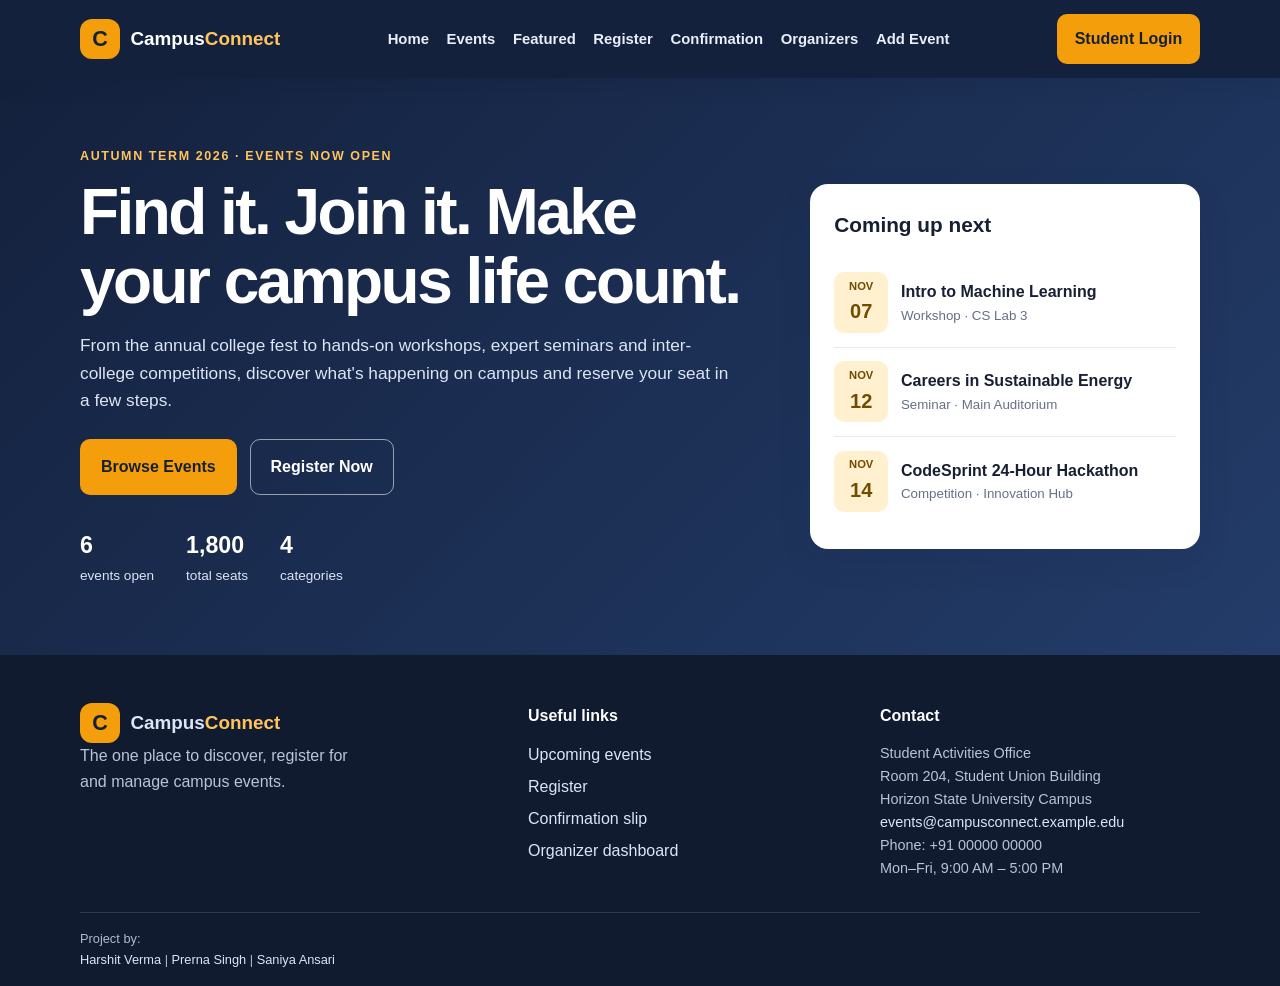
<file: index.html>
<!DOCTYPE html>
<html lang="en">
<head>
  <meta charset="utf-8">
  <meta name="viewport" content="width=device-width, initial-scale=1.0">
  <title>CampusConnect | Home</title>
  <meta name="description" content="CampusConnect campus event management and registration portal.">
  <link rel="stylesheet" href="style.css">
</head>
<body id="top">
  <a class="skip-link" href="#main">Skip to main content</a>

  <header class="site-header">
    <div class="container header-inner">
      <a aria-label="CampusConnect home" class="brand" href="index.html">
        <span class="brand-mark">C</span>
        <span class="brand-text">Campus<strong>Connect</strong></span>
      </a>
      <nav class="main-nav" aria-label="Primary">
        <ul>
          <li><a href="index.html">Home</a></li>
          <li><a href="events.html">Events</a></li>
          <li><a href="featured.html">Featured</a></li>
          <li><a href="register.html">Register</a></li>
          <li><a href="confirmation.html">Confirmation</a></li>
          <li><a href="dashboard.html">Organizers</a></li>
          <li><a href="add event.html">Add Event</a></li>
        </ul>
      </nav>
      <a class="btn btn-accent header-cta" href="login.html">Student Login</a>
    </div>
  </header>

  <main id="main">
    <section class="hero" aria-labelledby="hero-title">
      <div class="container hero-grid">
        <div class="hero-copy">
          <p class="eyebrow">Autumn Term 2026 · Events now open</p>
          <h1 id="hero-title">Find it. Join it. Make your campus life count.</h1>
          <p class="hero-lead">
            From the annual college fest to hands-on workshops, expert seminars
            and inter-college competitions, discover what's happening on campus
            and reserve your seat in a few steps.
          </p>
          <div class="hero-actions">
            <a class="btn btn-accent btn-lg" href="events.html">Browse Events</a>
            <a class="btn btn-ghost btn-lg" href="register.html">Register Now</a>
          </div>
          <ul class="hero-stats" aria-label="Portal highlights">
            <li><strong>6</strong><span>events open</span></li>
            <li><strong>1,800</strong><span>total seats</span></li>
            <li><strong>4</strong><span>categories</span></li>
          </ul>
        </div>

        <aside class="hero-card" aria-labelledby="coming-up-title">
          <h2 id="coming-up-title">Coming up next</h2>
          <ul class="mini-list">
            <li>
              <span class="date-tile"><b>NOV</b><i>07</i></span>
              <span><strong>Intro to Machine Learning</strong><small>Workshop · CS Lab 3</small></span>
            </li>
            <li>
              <span class="date-tile"><b>NOV</b><i>12</i></span>
              <span><strong>Careers in Sustainable Energy</strong><small>Seminar · Main Auditorium</small></span>
            </li>
            <li>
              <span class="date-tile"><b>NOV</b><i>14</i></span>
              <span><strong>CodeSprint 24-Hour Hackathon</strong><small>Competition · Innovation Hub</small></span>
            </li>
          </ul>
        </aside>
      </div>
    </section>
  </main>

  <footer class="site-footer">
    <div class="container footer-grid">
      <div>
        <a class="brand brand-light" href="index.html">
          <span class="brand-mark">C</span>
          <span class="brand-text">Campus<strong>Connect</strong></span>
        </a>
        <p class="footer-about">The one place to discover, register for and manage campus events.</p>
      </div>
      <nav aria-labelledby="footer-links-title">
        <h2 id="footer-links-title">Useful links</h2>
        <ul>
          <li><a href="events.html">Upcoming events</a></li>
          <li><a href="register.html">Register</a></li>
          <li><a href="confirmation.html">Confirmation slip</a></li>
          <li><a href="dashboard.html">Organizer dashboard</a></li>
        </ul>
      </nav>
      <section aria-labelledby="footer-contact-title">
        <h2 id="footer-contact-title">Contact</h2>
        <address>
          Student Activities Office<br>
          Room 204, Student Union Building<br>
          Horizon State University Campus<br>
          <a href="mailto:events@campusconnect.example.edu">events@campusconnect.example.edu</a><br>
          Phone: +91 00000 00000<br>
          Mon–Fri, 9:00 AM – 5:00 PM
        </address>
      </section>
    </div>
    <div class="container footer-bottom">
      <p>Project by:</p>
      <div>
        <a href="#">Harshit Verma</a> |
        <a href="#">Prerna Singh</a> |
        <a href="#">Saniya Ansari</a>
      </div>
    </div>
  </footer>
  <script src="script.js"></script>
</body>
</html>
</file>
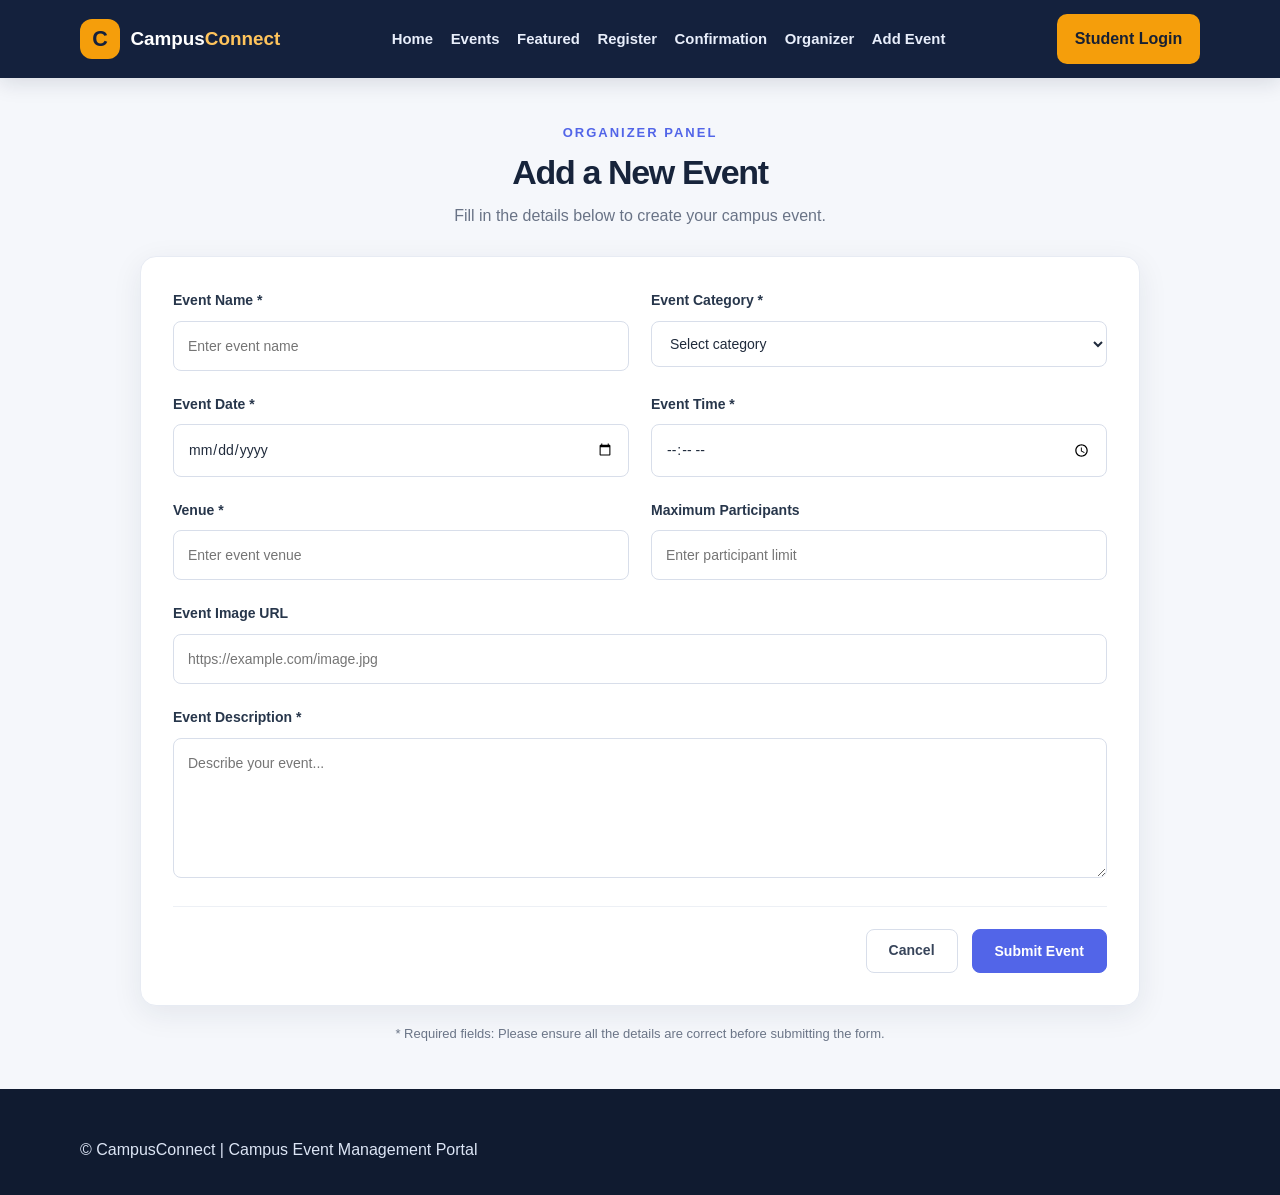
<file: add event.html>
<!DOCTYPE html>
<html lang="en">
<head>
  <meta charset="UTF-8">
  <meta name="viewport" content="width=device-width, initial-scale=1.0">
  <title>Add Event | CampusConnect</title>
  <link rel="stylesheet" href="style.css">
</head>
<body class="add-event-page">

  <header class="site-header">
    <div class="container header-inner">
      <a class="brand" href="index.html">
        <span class="brand-mark">C</span>
        <span class="brand-text">Campus<strong>Connect</strong></span>
      </a>
      <nav class="main-nav" aria-label="Main navigation">
        <ul>
          <li><a href="index.html">Home</a></li>
          <li><a href="events.html">Events</a></li>
          <li><a href="featured.html">Featured</a></li>
          <li><a href="register.html">Register</a></li>
          <li><a href="confirmation.html">Confirmation</a></li>
          <li><a href="dashboard.html">Organizer</a></li>
          <li><a href="add event.html">Add Event</a></li>
        </ul>
      </nav>
      <a class="btn btn-accent header-cta" href="login.html">Student Login</a>
    </div>
  </header>

  <main class="add-event-main">
    <section class="add-event-heading">
      <p class="add-event-label">ORGANIZER PANEL</p>
      <h1>Add a New Event</h1>
      <p>Fill in the details below to create your campus event.</p>
    </section>

    <section class="add-event-card">
      <form id="add-event-form">
        <div class="add-event-form-grid">
          <div class="add-event-field">
            <label for="event-name">Event Name *</label>
            <input type="text" id="event-name" name="event_name"
              placeholder="Enter event name" required>
          </div>

          <div class="add-event-field">
            <label for="event-category">Event Category *</label>
            <select id="event-category" name="category" required>
              <option value="">Select category</option>
              <option value="Technical">Technical</option>
              <option value="Cultural">Cultural</option>
              <option value="Sports">Sports</option>
              <option value="Workshop">Workshop</option>
              <option value="Seminar">Seminar</option>
              <option value="Other">Other</option>
            </select>
          </div>

          <div class="add-event-field">
            <label for="event-date">Event Date *</label>
            <input type="date" id="event-date" name="event_date" required>
          </div>

          <div class="add-event-field">
            <label for="event-time">Event Time *</label>
            <input type="time" id="event-time" name="event_time" required>
          </div>

          <div class="add-event-field">
            <label for="event-venue">Venue *</label>
            <input type="text" id="event-venue" name="venue"
              placeholder="Enter event venue" required>
          </div>

          <div class="add-event-field">
            <label for="event-capacity">Maximum Participants</label>
            <input type="number" id="event-capacity" name="capacity"
              min="1" placeholder="Enter participant limit">
          </div>

          <div class="add-event-field add-event-full">
            <label for="event-image">Event Image URL</label>
            <input type="url" id="event-image" name="image_url"
              placeholder="https://example.com/image.jpg">
          </div>

          <div class="add-event-field add-event-full">
            <label for="event-description">Event Description *</label>
            <textarea id="event-description" name="description" rows="5"
              placeholder="Describe your event..." required></textarea>
          </div>
        </div>

        <div class="add-event-actions">
          <a href="dashboard.html" class="add-event-cancel">Cancel</a>
          <button type="submit" class="add-event-submit">Submit Event</button>
        </div>
      </form>
    </section>

    <p class="add-event-note">
      * Required fields: Please ensure all the details are correct before submitting the form.
    </p>
  </main>

  <footer class="site-footer">
    <div class="container">
      <p>© CampusConnect | Campus Event Management Portal</p>
    </div>
  </footer>

  <script src="script.js"></script>
</body>
</html>
</file>
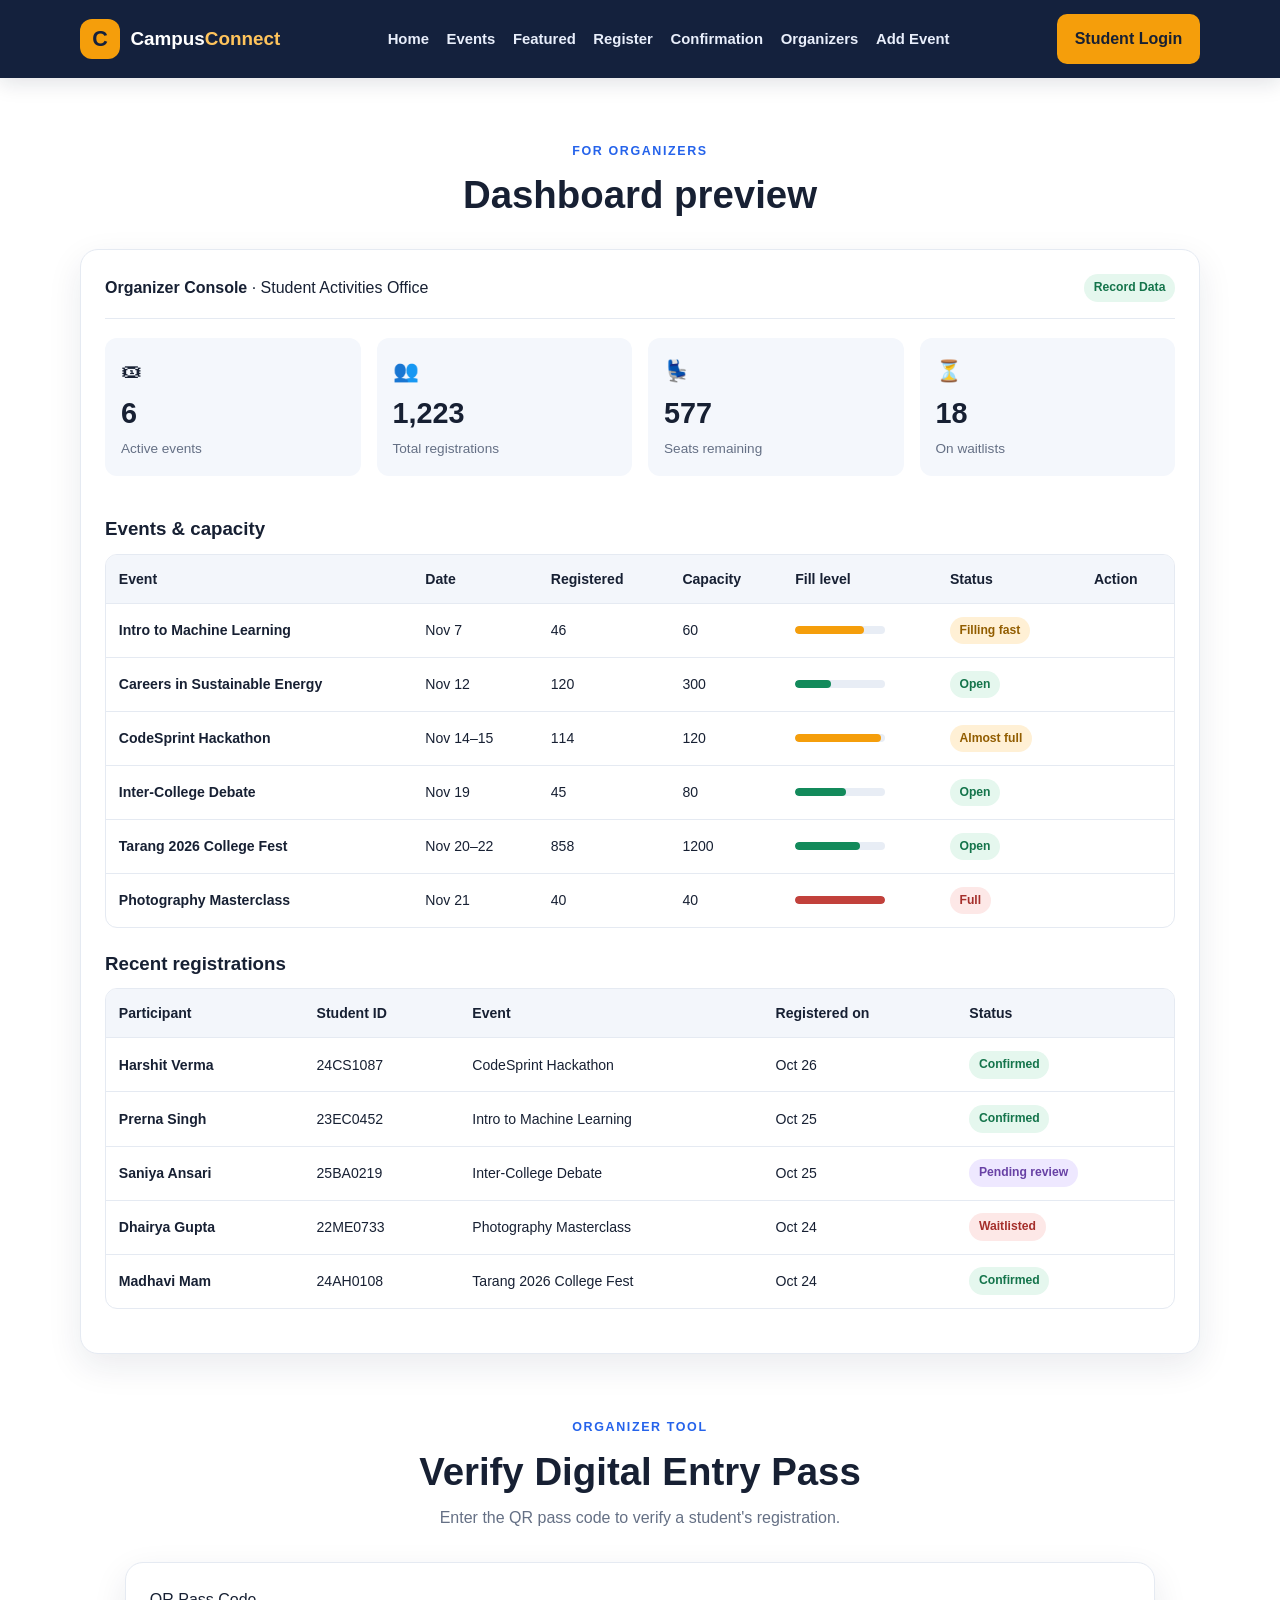
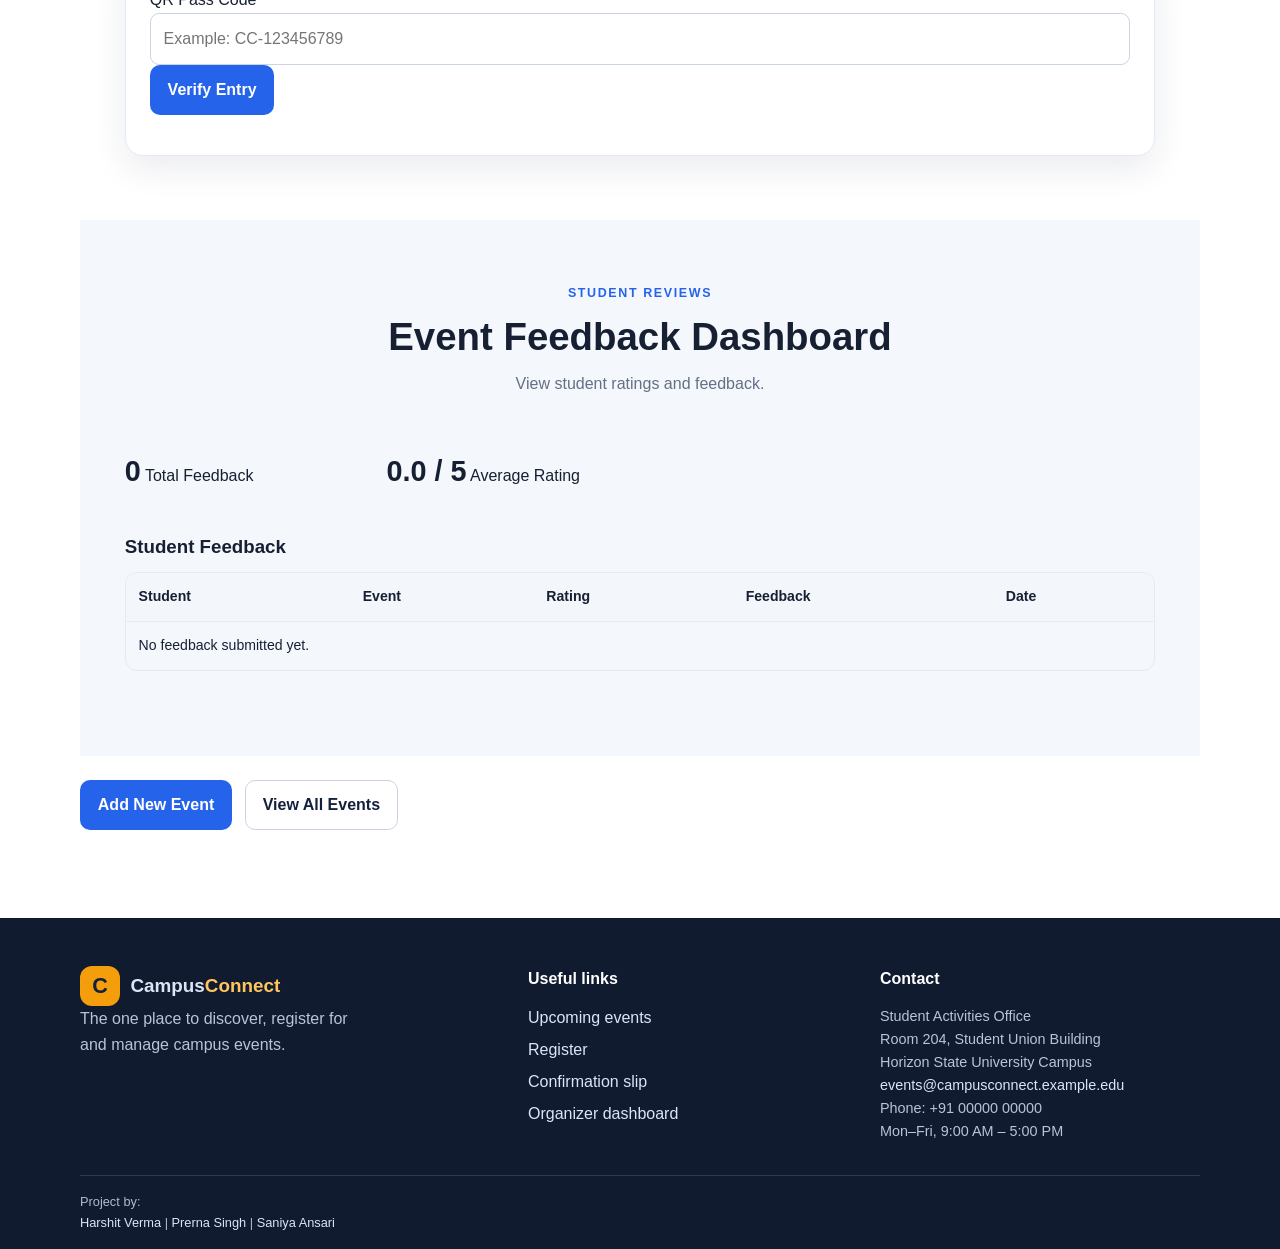
<file: dashboard.html>
<!DOCTYPE html>
<html lang="en">
<head>
  <meta charset="utf-8">
  <meta name="viewport" content="width=device-width, initial-scale=1.0">
  <title>CampusConnect | Organizer Dashboard</title>
  <meta name="description" content="CampusConnect campus event management and registration portal.">
  <link rel="stylesheet" href="style.css">
</head>
<body id="top">
  <a class="skip-link" href="#main">Skip to main content</a>

  <header class="site-header">
    <div class="container header-inner">
      <a class="brand" href="index.html">
        <span class="brand-mark">C</span>
        <span class="brand-text">Campus<strong>Connect</strong></span>
      </a>
      <nav class="main-nav" aria-label="Primary">
        <ul>
          <li><a href="index.html">Home</a></li>
          <li><a href="events.html">Events</a></li>
          <li><a href="featured.html">Featured</a></li>
          <li><a href="register.html">Register</a></li>
          <li><a href="confirmation.html">Confirmation</a></li>
          <li><a href="dashboard.html">Organizers</a></li>
          <li><a href="add event.html">Add Event</a></li>
        </ul>
      </nav>
      <a class="btn btn-accent header-cta" href="login.html">Student Login</a>
    </div>
  </header>

  <main id="main">
    <section class="section" id="dashboard">
      <div class="container">
        <div class="section-head">
          <p class="eyebrow eyebrow-dark">For organizers</p>
          <h2>Dashboard preview</h2>
        </div>

        <div class="dash">
          <div class="dash-bar">
            <p><strong>Organizer Console</strong> · Student Activities Office</p>
            <span class="seat-chip ok">Record Data</span>
          </div>

          <ul class="stat-grid" aria-label="Summary statistics">
            <li>
              <span class="stat-icon">🎟</span>
              <strong id="active-events">6</strong>
              <span>Active events</span>
            </li>
            <li>
              <span class="stat-icon">👥</span>
              <strong id="total-regs">1,223</strong>
              <span>Total registrations</span>
            </li>
            <li>
              <span class="stat-icon">💺</span>
              <strong>577</strong>
              <span>Seats remaining</span>
            </li>
            <li>
              <span class="stat-icon">⏳</span>
              <strong>18</strong>
              <span>On waitlists</span>
            </li>
          </ul>

          <h3 class="table-title" id="events-table-title">Events &amp; capacity</h3>
          <div class="table-wrap" role="region" aria-labelledby="events-table-title" tabindex="0">
            <table>
              <thead>
                <tr>
                  <th>Event</th>
                  <th>Date</th>
                  <th>Registered</th>
                  <th>Capacity</th>
                  <th>Fill level</th>
                  <th>Status</th>
                  <th>Action</th>
                </tr>
              </thead>
              <tbody id="reg-body">
                <tr>
                  <th>Intro to Machine Learning</th>
                  <td>Nov 7</td>
                  <td>46</td>
                  <td>60</td>
                  <td><div class="meter meter-sm fill-77 is-low"><span></span></div></td>
                  <td><span class="seat-chip low">Filling fast</span></td>
                </tr>
                <tr>
                  <th>Careers in Sustainable Energy</th>
                  <td>Nov 12</td>
                  <td>120</td>
                  <td>300</td>
                  <td><div class="meter meter-sm fill-40"><span></span></div></td>
                  <td><span class="seat-chip ok">Open</span></td>
                </tr>
                <tr>
                  <th>CodeSprint Hackathon</th>
                  <td>Nov 14–15</td>
                  <td>114</td>
                  <td>120</td>
                  <td><div class="meter meter-sm fill-95 is-low"><span></span></div></td>
                  <td><span class="seat-chip low">Almost full</span></td>
                </tr>
                <tr>
                  <th>Inter-College Debate</th>
                  <td>Nov 19</td>
                  <td>45</td>
                  <td>80</td>
                  <td><div class="meter meter-sm fill-56"><span></span></div></td>
                  <td><span class="seat-chip ok">Open</span></td>
                </tr>
                <tr>
                  <th>Tarang 2026 College Fest</th>
                  <td>Nov 20–22</td>
                  <td>858</td>
                  <td>1200</td>
                  <td><div class="meter meter-sm fill-72"><span></span></div></td>
                  <td><span class="seat-chip ok">Open</span></td>
                </tr>
                <tr>
                  <th>Photography Masterclass</th>
                  <td>Nov 21</td>
                  <td>40</td>
                  <td>40</td>
                  <td><div class="meter meter-sm fill-100 is-full"><span></span></div></td>
                  <td><span class="seat-chip full">Full</span></td>
                </tr>
              </tbody>
            </table>
          </div>

          <h3 class="table-title" id="people-table-title">Recent registrations</h3>
          <div class="table-wrap" role="region" aria-labelledby="people-table-title" tabindex="0">
            <table>
              <thead>
                <tr>
                  <th>Participant</th>
                  <th>Student ID</th>
                  <th>Event</th>
                  <th>Registered on</th>
                  <th>Status</th>
                </tr>
              </thead>
              
              <tbody id="recent-reg-body">
  <tr>
    <th>Harshit Verma</th>
    <td>24CS1087</td>
    <td>CodeSprint Hackathon</td>
    <td>Oct 26</td>
    <td><span class="seat-chip ok">Confirmed</span></td>
  </tr>

  <tr>
    <th>Prerna Singh</th>
    <td>23EC0452</td>
    <td>Intro to Machine Learning</td>
    <td>Oct 25</td>
    <td><span class="seat-chip ok">Confirmed</span></td>
  </tr>

  <tr>
    <th>Saniya Ansari</th>
    <td>25BA0219</td>
    <td>Inter-College Debate</td>
    <td>Oct 25</td>
    <td><span class="seat-chip pending">Pending review</span></td>
  </tr>

  <tr>
    <th>Dhairya Gupta</th>
    <td>22ME0733</td>
    <td>Photography Masterclass</td>
    <td>Oct 24</td>
    <td><span class="seat-chip full">Waitlisted</span></td>
  </tr>

  <tr>
    <th>Madhavi Mam</th>
    <td>24AH0108</td>
    <td>Tarang 2026 College Fest</td>
    <td>Oct 24</td>
    <td><span class="seat-chip ok">Confirmed</span></td>
  </tr>
</tbody>

              <!-- <tbody id="recent-reg-body"></tbody>
                <tr>
                  <th>Harshit Verma</th>
                  <td>24CS1087</td>
                  <td>CodeSprint Hackathon</td>
                  <td>Oct 26</td>
                  <td><span class="seat-chip ok">Confirmed</span></td>
                </tr>
                <tr>
                  <th>Prerna Singh</th>
                  <td>23EC0452</td>
                  <td>Intro to Machine Learning</td>
                  <td>Oct 25</td>
                  <td><span class="seat-chip ok">Confirmed</span></td>
                </tr>
                <tr>
                  <th>Saniya Ansari</th>
                  <td>25BA0219</td>
                  <td>Inter-College Debate</td>
                  <td>Oct 25</td>
                  <td><span class="seat-chip pending">Pending review</span></td>
                </tr>
                <tr>
                  <th>Dhairya Gupta</th>
                  <td>22ME0733</td>
                  <td>Photography Masterclass</td>
                  <td>Oct 24</td>
                  <td><span class="seat-chip full">Waitlisted</span></td>
                </tr>
                <tr>
                  <th>Madhavi Mam</th>
                  <td>24AH0108</td>
                  <td>Tarang 2026 College Fest</td>
                  <td>Oct 24</td>
                  <td><span class="seat-chip ok">Confirmed</span></td>
                </tr>
              </tbody> -->
            </table>
          </div>
        </div>
        <section class="section" id="entry-verification">
    <div class="container">
        <div class="section-head">
            <p class="eyebrow eyebrow-dark">Organizer Tool</p>
            <h2>Verify Digital Entry Pass</h2>
            <p class="section-lead">
                Enter the QR pass code to verify a student's registration.
            </p>
        </div>

        <form id="verify-pass-form" class="reg-form">

            <label for="pass-code">QR Pass Code</label>

            <input
                type="text"
                id="pass-code"
                placeholder="Example: CC-123456789"
                required
            >

            <button type="submit" class="btn btn-primary">
                Verify Entry
            </button>

            <p id="verification-result" aria-live="polite"></p>

        </form>
        </div>
        </section>
        
<section class="section section-tint" id="organizer-feedback">
  <div class="container">
    <div class="section-head">
      <p class="eyebrow eyebrow-dark">Student Reviews</p>
      <h2>Event Feedback Dashboard</h2>
      <p class="section-lead">
        View student ratings and feedback.
      </p>
    </div>

    <div class="stat-grid">
      <div>
        <strong id="feedback-count">0</strong>
        <span>Total Feedback</span>
      </div>

      <div>
        <strong id="average-rating">0.0 / 5</strong>
        <span>Average Rating</span>
      </div>
    </div>

    <h3 class="table-title">Student Feedback</h3>

    <div class="table-wrap">
      <table>
        <thead>
          <tr>
            <th>Student</th>
            <th>Event</th>
            <th>Rating</th>
            <th>Feedback</th>
            <th>Date</th>
          </tr>
        </thead>

        <tbody id="feedback-list">
          <tr>
            <td colspan="5">No feedback submitted yet.</td>
          </tr>
        </tbody>
      </table>
    </div>
  </div>
</section>


        <div class="hero-actions" style="margin-top: 24px;">
          <a href="add event.html" class="btn btn-primary">Add New Event</a>
          <a href="events.html" class="btn btn-outline">View All Events</a>
        </div>
      </div>
    </section>
  </main>

  <footer class="site-footer">
    <div class="container footer-grid">
      <div>
        <a class="brand brand-light" href="index.html">
          <span class="brand-mark">C</span>
          <span class="brand-text">Campus<strong>Connect</strong></span>
        </a>
        <p class="footer-about">The one place to discover, register for and manage campus events.</p>
      </div>
      <nav aria-labelledby="footer-links-title">
        <h2 id="footer-links-title">Useful links</h2>
        <ul>
          <li><a href="events.html">Upcoming events</a></li>
          <li><a href="register.html">Register</a></li>
          <li><a href="confirmation.html">Confirmation slip</a></li>
          <li><a href="dashboard.html">Organizer dashboard</a></li>
        </ul>
      </nav>
      <section aria-labelledby="footer-contact-title">
        <h2 id="footer-contact-title">Contact</h2>
        <address>
          Student Activities Office<br>
          Room 204, Student Union Building<br>
          Horizon State University Campus<br>
          <a href="mailto:events@campusconnect.example.edu">events@campusconnect.example.edu</a><br>
          Phone: +91 00000 00000<br>
          Mon–Fri, 9:00 AM – 5:00 PM
        </address>
      </section>
    </div>
    <div class="container footer-bottom">
      <p>Project by:</p>
      <div>
        <a href="#">Harshit Verma</a> |
        <a href="#">Prerna Singh</a> |
        <a href="#">Saniya Ansari</a>
      </div>
    </div>
  </footer>

  <script src="script.js"></script>
</body>
</html>
</file>
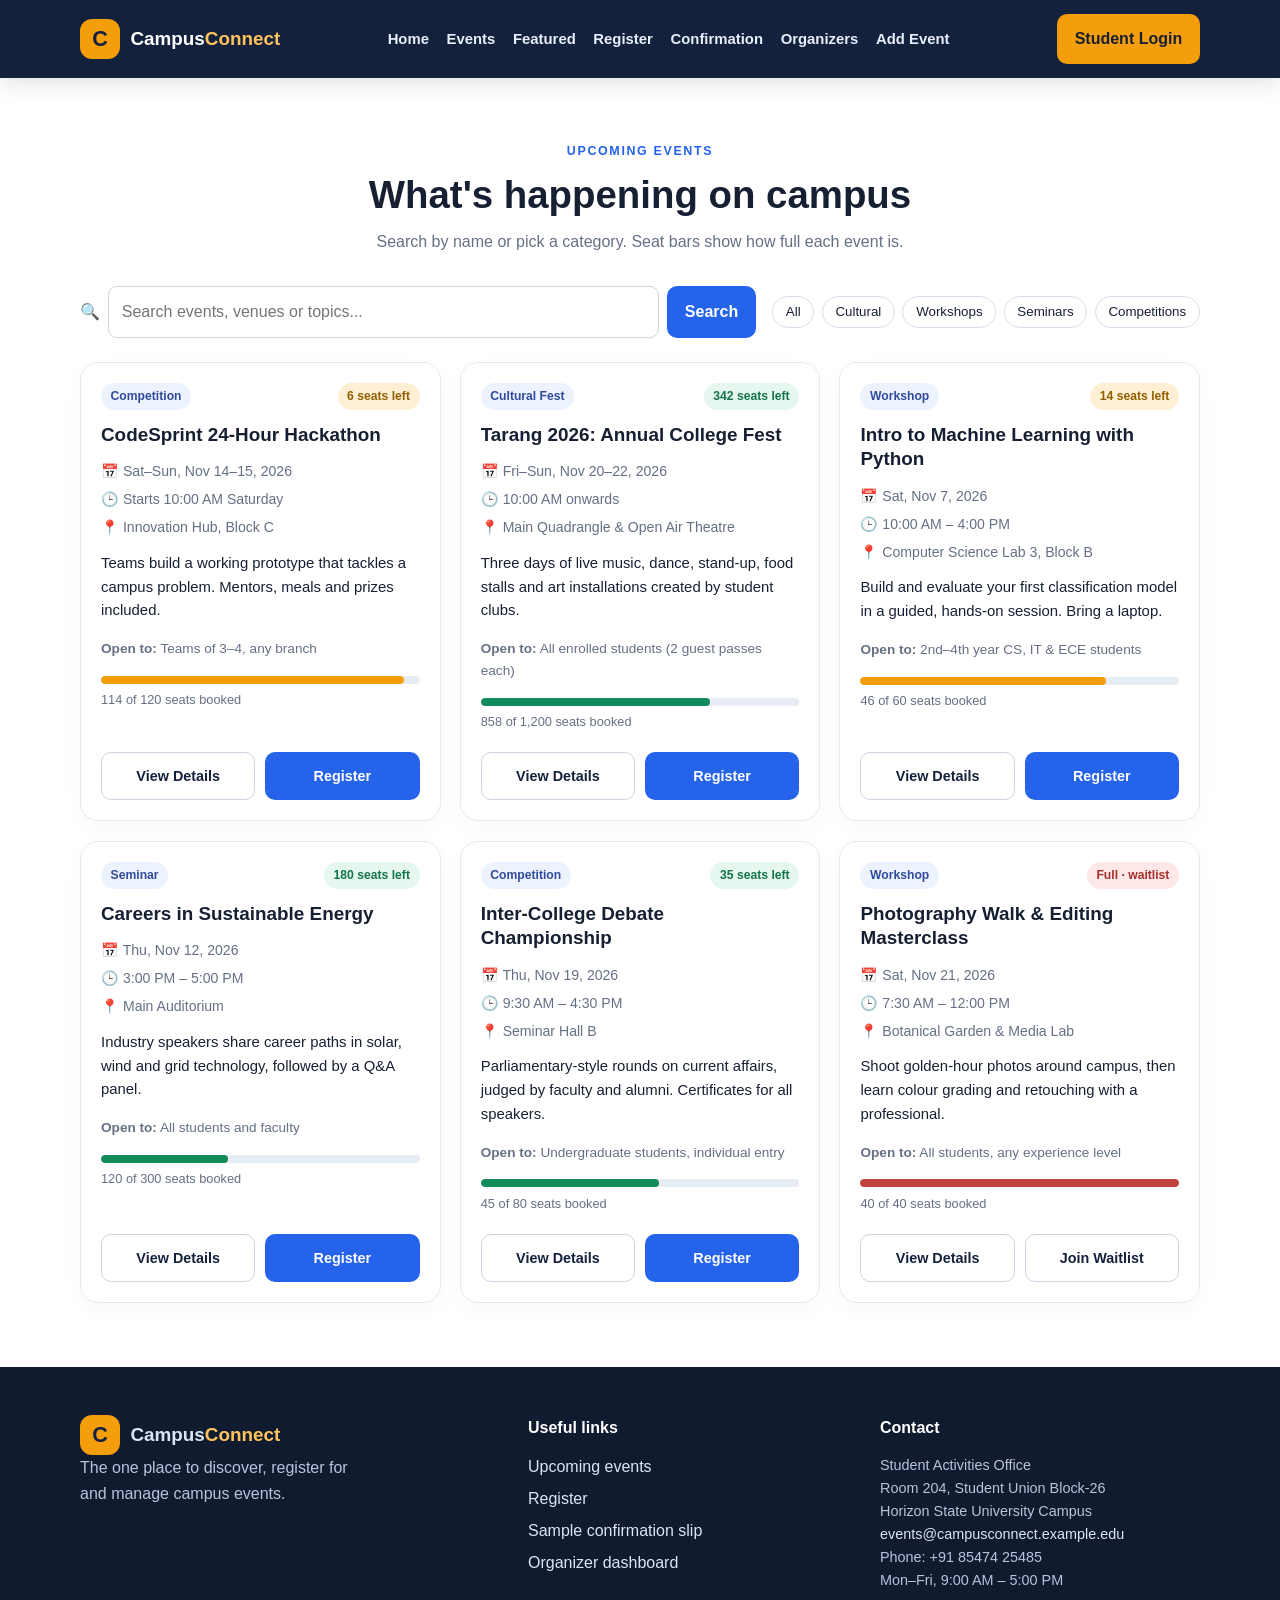
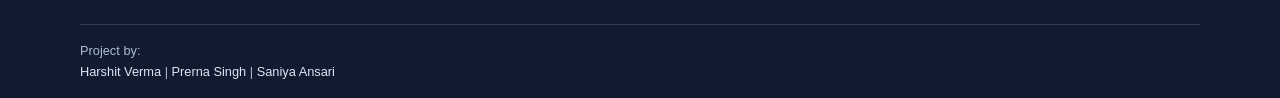
<file: events.html>
<!DOCTYPE html>
<html lang="en">
<head>
  <meta charset="utf-8">
  <meta name="viewport" content="width=device-width, initial-scale=1.0">
  <title>CampusConnect | Events</title>
  <meta name="description" content="CampusConnect campus event management and registration portal.">
  <link rel="stylesheet" href="style.css">
</head>
<body id="top">
  <a class="skip-link" href="#main">Skip to main content</a>

  <header class="site-header">
    <div class="container header-inner">
      <a class="brand" href="index.html">
        <span class="brand-mark">C</span>
        <span class="brand-text">Campus<strong>Connect</strong></span>
      </a>
      <nav class="main-nav" aria-label="Primary">
        <ul>
          <li><a href="index.html">Home</a></li>
          <li><a href="events.html">Events</a></li>
          <li><a href="featured.html">Featured</a></li>
          <li><a href="register.html">Register</a></li>
          <li><a href="confirmation.html">Confirmation</a></li>
          <li><a href="dashboard.html">Organizers</a></li>
          <li><a href="add event.html">Add Event</a></li>
        </ul>
      </nav>
      <a class="btn btn-accent header-cta" href="login.html">Student Login</a>
    </div>
  </header>

  <main id="main">
    <section class="section" id="events">
      <div class="container">
        <div class="section-head">
          <p class="eyebrow eyebrow-dark">Upcoming events</p>
          <h2>What's happening on campus</h2>
          <p class="section-lead">Search by name or pick a category. Seat bars show how full each event is.</p>
        </div>

        <div class="toolbar">
          <form class="search" role="search" action="#events">
            <label class="sr-only" for="event-search">Search events</label>
            <span class="search-icon">🔍</span>
            <input id="event-search" name="q" type="search"
              placeholder="Search events, venues or topics...">
            <button class="btn btn-primary" type="button">Search</button>
          </form>

          <ul class="chips" aria-label="Filter events by category">
            <li><button class="chip" type="button" aria-pressed="true">All</button></li>
            <li><button class="chip chip-cultural" type="button" aria-pressed="false">Cultural</button></li>
            <li><button class="chip chip-workshop" type="button" aria-pressed="false">Workshops</button></li>
            <li><button class="chip chip-seminar" type="button" aria-pressed="false">Seminars</button></li>
            <li><button class="chip chip-competition" type="button" aria-pressed="false">Competitions</button></li>
          </ul>
        </div>

        <!-- <div class="filter-buttons">
            <button class="filter-btn active" data-category="all">All</button>
            <button class="filter-btn" data-category="cultural">Cultural</button>
            <button class="filter-btn" data-category="workshop">Workshops</button>
            <button class="filter-btn" data-category="seminar">Seminars</button>
            <button class="filter-btn" data-category="competition">Competitions</button>
        </div> -->

    <p id="no-results" hidden>No events found!</p>
        <div class="card-grid">
          <article class="event-card cat-competition">
            <div class="card-body">
              <div class="card-tags">
                <span class="badge">Competition</span>
                <span class="seat-chip low">6 seats left</span>
              </div>
              <h3>CodeSprint 24-Hour Hackathon</h3>
              <ul class="meta">
                <li>📅 Sat–Sun, Nov 14–15, 2026</li>
                <li>🕒 Starts 10:00 AM Saturday</li>
                <li>📍 Innovation Hub, Block C</li>
              </ul>
              <p class="desc">Teams build a working prototype that tackles a campus problem. Mentors, meals and prizes included.</p>
              <p class="audience"><strong>Open to:</strong> Teams of 3–4, any branch</p>
              <div class="capacity">
                <div class="meter fill-95 is-low" role="img" aria-label="95 percent full"><span></span></div>
                <p>114 of 120 seats booked</p>
              </div>
            </div>
            <div class="card-actions">
              <a class="btn btn-outline" href="featured.html">View Details</a>
              <a class="btn btn-primary" href="register.html">Register</a>
            </div>
          </article>

          <article class="event-card cat-cultural">
            <div class="card-body">
              <div class="card-tags">
                <span class="badge">Cultural Fest</span>
                <span class="seat-chip ok">342 seats left</span>
              </div>
              <h3>Tarang 2026: Annual College Fest</h3>
              <ul class="meta">
                <li>📅 Fri–Sun, Nov 20–22, 2026</li>
                <li>🕒 10:00 AM onwards</li>
                <li>📍 Main Quadrangle &amp; Open Air Theatre</li>
              </ul>
              <p class="desc">Three days of live music, dance, stand-up, food stalls and art installations created by student clubs.</p>
              <p class="audience"><strong>Open to:</strong> All enrolled students (2 guest passes each)</p>
              <div class="capacity">
                <div class="meter fill-72" role="img" aria-label="72 percent full"><span></span></div>
                <p>858 of 1,200 seats booked</p>
              </div>
            </div>
            <div class="card-actions">
              <a class="btn btn-outline" href="featured.html">View Details</a>
              <a class="btn btn-primary" href="register.html">Register</a>
            </div>
          </article>

          <article class="event-card cat-workshop">
            <div class="card-body">
              <div class="card-tags">
                <span class="badge">Workshop</span>
                <span class="seat-chip low">14 seats left</span>
              </div>
              <h3>Intro to Machine Learning with Python</h3>
              <ul class="meta">
                <li>📅 Sat, Nov 7, 2026</li>
                <li>🕒 10:00 AM – 4:00 PM</li>
                <li>📍 Computer Science Lab 3, Block B</li>
              </ul>
              <p class="desc">Build and evaluate your first classification model in a guided, hands-on session. Bring a laptop.</p>
              <p class="audience"><strong>Open to:</strong> 2nd–4th year CS, IT &amp; ECE students</p>
              <div class="capacity">
                <div class="meter fill-77 is-low" role="img" aria-label="77 percent full"><span></span></div>
                <p>46 of 60 seats booked</p>
              </div>
            </div>
            <div class="card-actions">
              <a class="btn btn-outline" href="featured.html">View Details</a>
              <a class="btn btn-primary" href="register.html">Register</a>
            </div>
          </article>

          <article class="event-card cat-seminar">
            <div class="card-body">
              <div class="card-tags">
                <span class="badge">Seminar</span>
                <span class="seat-chip ok">180 seats left</span>
              </div>
              <h3>Careers in Sustainable Energy</h3>
              <ul class="meta">
                <li>📅 Thu, Nov 12, 2026</li>
                <li>🕒 3:00 PM – 5:00 PM</li>
                <li>📍 Main Auditorium</li>
              </ul>
              <p class="desc">Industry speakers share career paths in solar, wind and grid technology, followed by a Q&amp;A panel.</p>
              <p class="audience"><strong>Open to:</strong> All students and faculty</p>
              <div class="capacity">
                <div class="meter fill-40" role="img" aria-label="40 percent full"><span></span></div>
                <p>120 of 300 seats booked</p>
              </div>
            </div>
            <div class="card-actions">
              <a class="btn btn-outline" href="featured.html">View Details</a>
              <a class="btn btn-primary" href="register.html">Register</a>
            </div>
          </article>

          <article class="event-card cat-competition">
            <div class="card-body">
              <div class="card-tags">
                <span class="badge">Competition</span>
                <span class="seat-chip ok">35 seats left</span>
              </div>
              <h3>Inter-College Debate Championship</h3>
              <ul class="meta">
                <li>📅 Thu, Nov 19, 2026</li>
                <li>🕒 9:30 AM – 4:30 PM</li>
                <li>📍 Seminar Hall B</li>
              </ul>
              <p class="desc">Parliamentary-style rounds on current affairs, judged by faculty and alumni. Certificates for all speakers.</p>
              <p class="audience"><strong>Open to:</strong> Undergraduate students, individual entry</p>
              <div class="capacity">
                <div class="meter fill-56" role="img" aria-label="56 percent full"><span></span></div>
                <p>45 of 80 seats booked</p>
              </div>
            </div>
            <div class="card-actions">
              <a class="btn btn-outline" href="featured.html">View Details</a>
              <a class="btn btn-primary" href="register.html">Register</a>
            </div>
          </article>

          <article class="event-card cat-workshop">
            <div class="card-body">
              <div class="card-tags">
                <span class="badge">Workshop</span>
                <span class="seat-chip full">Full · waitlist</span>
              </div>
              <h3>Photography Walk &amp; Editing Masterclass</h3>
              <ul class="meta">
                <li>📅 Sat, Nov 21, 2026</li>
                <li>🕒 7:30 AM – 12:00 PM</li>
                <li>📍 Botanical Garden &amp; Media Lab</li>
              </ul>
              <p class="desc">Shoot golden-hour photos around campus, then learn colour grading and retouching with a professional.</p>
              <p class="audience"><strong>Open to:</strong> All students, any experience level</p>
              <div class="capacity">
                <div class="meter fill-100 is-full" role="img" aria-label="100 percent full"><span></span></div>
                <p>40 of 40 seats booked</p>
              </div>
            </div>
            <div class="card-actions">
              <a class="btn btn-outline" href="featured.html">View Details</a>
              <a class="btn btn-outline" href="register.html">Join Waitlist</a>
            </div>
          </article>
        </div>
      </div>
    </section>
  </main>

  <footer class="site-footer">
    <div class="container footer-grid">
      <div>
        <a class="brand brand-light" href="index.html">
          <span class="brand-mark">C</span>
          <span class="brand-text">Campus<strong>Connect</strong></span>
        </a>
        <p class="footer-about">The one place to discover, register for and manage campus events.</p>
      </div>
      <nav aria-labelledby="footer-links-title">
        <h2 id="footer-links-title">Useful links</h2>
        <ul>
          <li><a href="events.html">Upcoming events</a></li>
          <li><a href="register.html">Register</a></li>
          <li><a href="confirmation.html">Sample confirmation slip</a></li>
          <li><a href="dashboard.html">Organizer dashboard</a></li>
        </ul>
      </nav>
      <section aria-labelledby="footer-contact-title">
        <h2 id="footer-contact-title">Contact</h2>
        <address>
          Student Activities Office<br>
          Room 204, Student Union Block-26<br>
          Horizon State University Campus<br>
          <a href="mailto:events@campusconnect.example.edu">events@campusconnect.example.edu</a><br>
          Phone: +91 85474 25485<br>
          Mon–Fri, 9:00 AM – 5:00 PM
        </address>
      </section>
    </div>
    <div class="container footer-bottom">
      <p>Project by:</p>
      <div>
        <a href="#">Harshit Verma</a> |
        <a href="#">Prerna Singh</a> |
        <a href="#">Saniya Ansari</a>
      </div>
    </div>
  </footer>
  <script src="script.js"></script>
</body>
</html>
</file>
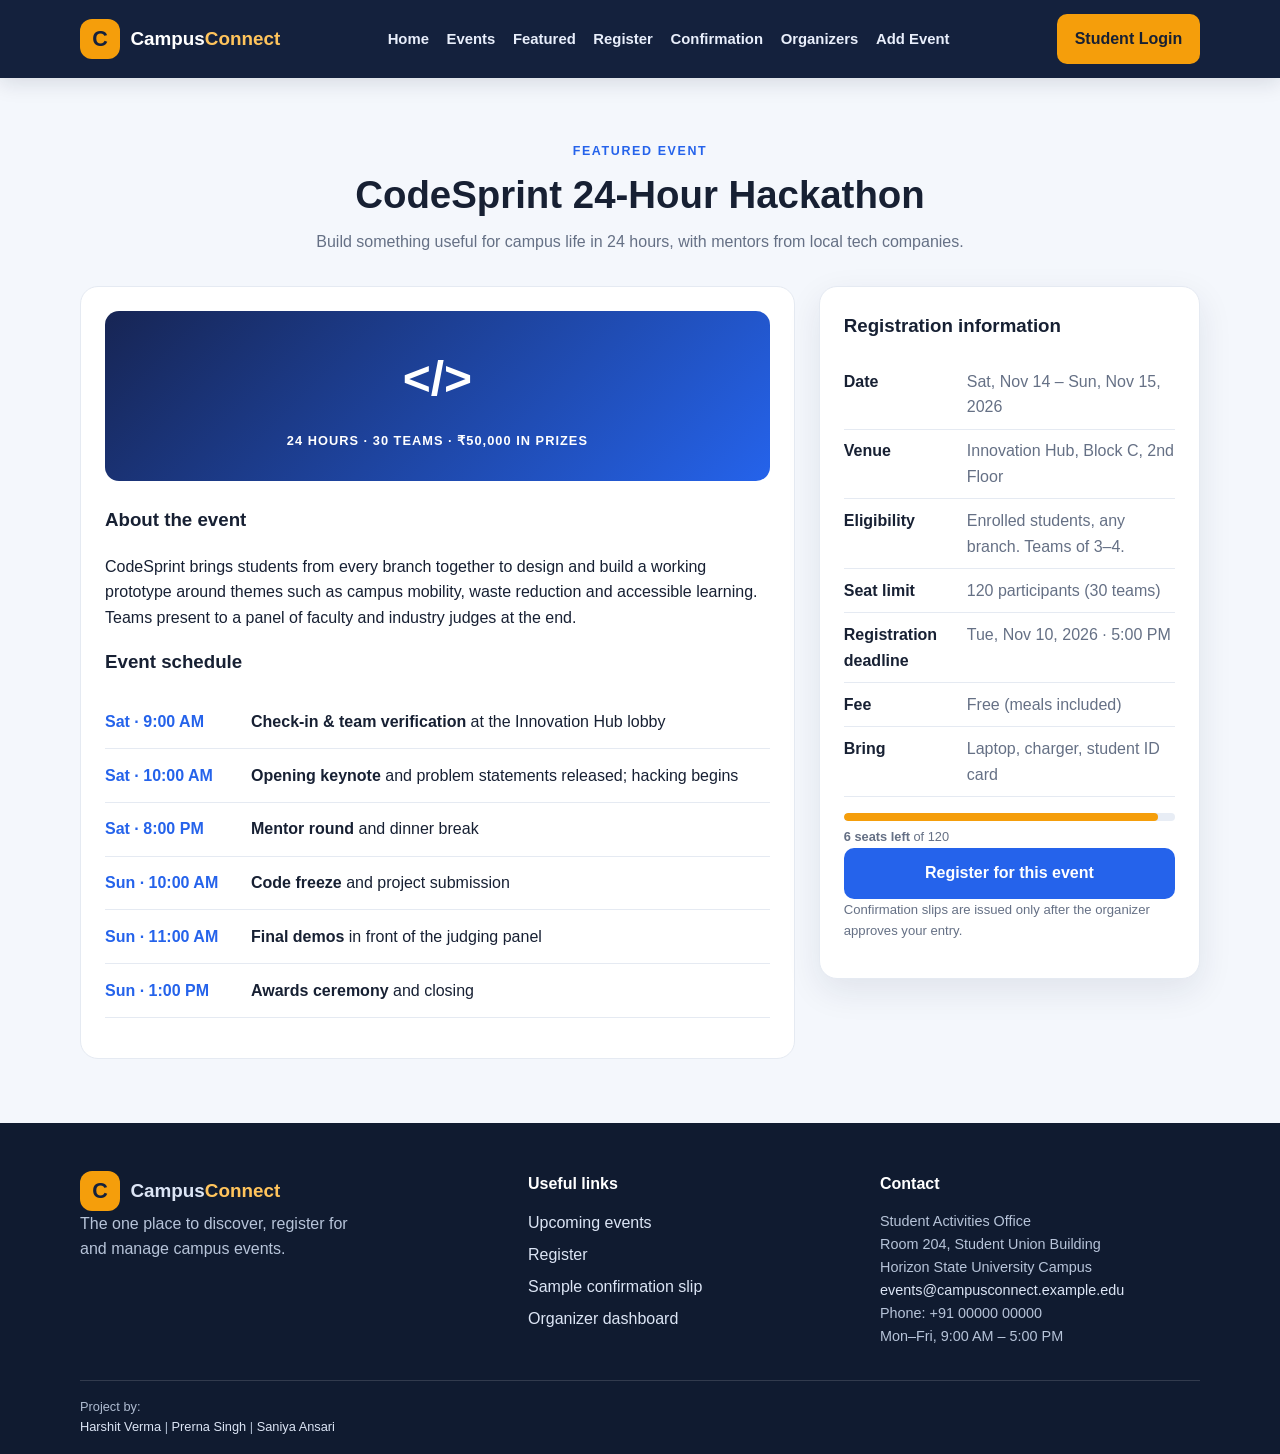
<file: featured.html>
<!DOCTYPE html>
<html lang="en">
<head>
  <meta charset="utf-8">
  <meta name="viewport" content="width=device-width, initial-scale=1.0">
  <title>CampusConnect | Featured Event</title>
  <meta name="description" content="CampusConnect campus event management and registration portal.">
  <link rel="stylesheet" href="style.css">
</head>
<body id="top">
  <a class="skip-link" href="#main">Skip to main content</a>

  <header class="site-header">
    <div class="container header-inner">
      <a class="brand" href="index.html">
        <span class="brand-mark">C</span>
        <span class="brand-text">Campus<strong>Connect</strong></span>
      </a>
      <nav class="main-nav" aria-label="Primary">
        <ul>
          <li><a href="index.html">Home</a></li>
          <li><a href="events.html">Events</a></li>
          <li><a href="featured.html">Featured</a></li>
          <li><a href="register.html">Register</a></li>
          <li><a href="confirmation.html">Confirmation</a></li>
          <li><a href="dashboard.html">Organizers</a></li>
          <li><a href="add event.html">Add Event</a></li>
        </ul>
      </nav>
      <a class="btn btn-accent header-cta" href="login.html">Student Login</a>
    </div>
  </header>

  <main id="main">
    <section class="section section-tint" id="featured">
      <div class="container">
        <div class="section-head">
          <p class="eyebrow eyebrow-dark">Featured event</p>
          <h2>CodeSprint 24-Hour Hackathon</h2>
          <p class="section-lead">
            Build something useful for campus life in 24 hours, with mentors
            from local tech companies.
          </p>
        </div>

        <div class="featured-grid">
          <article class="featured-main">
            <div class="featured-banner" aria-hidden="true">
              <span class="banner-code">&lt;/&gt;</span>
              <span class="banner-label">24 HOURS · 30 TEAMS · ₹50,000 IN PRIZES</span>
            </div>

            <h3>About the event</h3>
            <p>
              CodeSprint brings students from every branch together to design
              and build a working prototype around themes such as campus
              mobility, waste reduction and accessible learning. Teams present
              to a panel of faculty and industry judges at the end.
            </p>

            <h3>Event schedule</h3>
            <ol class="timeline">
              <li><time>Sat · 9:00 AM</time><span><strong>Check-in &amp; team verification</strong> at the Innovation Hub lobby</span></li>
              <li><time>Sat · 10:00 AM</time><span><strong>Opening keynote</strong> and problem statements released; hacking begins</span></li>
              <li><time>Sat · 8:00 PM</time><span><strong>Mentor round</strong> and dinner break</span></li>
              <li><time>Sun · 10:00 AM</time><span><strong>Code freeze</strong> and project submission</span></li>
              <li><time>Sun · 11:00 AM</time><span><strong>Final demos</strong> in front of the judging panel</span></li>
              <li><time>Sun · 1:00 PM</time><span><strong>Awards ceremony</strong> and closing</span></li>
            </ol>
          </article>

          <aside class="info-card">
            <h3>Registration information</h3>
            <dl class="details">
              <div><dt>Date</dt><dd>Sat, Nov 14 – Sun, Nov 15, 2026</dd></div>
              <div><dt>Venue</dt><dd>Innovation Hub, Block C, 2nd Floor</dd></div>
              <div><dt>Eligibility</dt><dd>Enrolled students, any branch. Teams of 3–4.</dd></div>
              <div><dt>Seat limit</dt><dd>120 participants (30 teams)</dd></div>
              <div><dt>Registration deadline</dt><dd>Tue, Nov 10, 2026 · 5:00 PM</dd></div>
              <div><dt>Fee</dt><dd>Free (meals included)</dd></div>
              <div><dt>Bring</dt><dd>Laptop, charger, student ID card</dd></div>
            </dl>
            <div class="capacity">
              <div class="meter fill-95 is-low" role="img" aria-label="95 percent full"><span></span></div>
              <p><strong>6 seats left</strong> of 120</p>
            </div>
            <a class="btn btn-primary btn-block" href="register.html">Register for this event</a>
            <p class="fineprint">Confirmation slips are issued only after the organizer approves your entry.</p>
          </aside>
        </div>
      </div>
    </section>
  </main>

  <footer class="site-footer">
    <div class="container footer-grid">
      <div>
        <a class="brand brand-light" href="index.html">
          <span class="brand-mark">C</span>
          <span class="brand-text">Campus<strong>Connect</strong></span>
        </a>
        <p class="footer-about">The one place to discover, register for and manage campus events.</p>
      </div>
      <nav aria-labelledby="footer-links-title">
        <h2 id="footer-links-title">Useful links</h2>
        <ul>
          <li><a href="events.html">Upcoming events</a></li>
          <li><a href="register.html">Register</a></li>
          <li><a href="confirmation.html">Sample confirmation slip</a></li>
          <li><a href="dashboard.html">Organizer dashboard</a></li>
        </ul>
      </nav>
      <section aria-labelledby="footer-contact-title">
        <h2 id="footer-contact-title">Contact</h2>
        <address>
          Student Activities Office<br>
          Room 204, Student Union Building<br>
          Horizon State University Campus<br>
          <a href="mailto:events@campusconnect.example.edu">events@campusconnect.example.edu</a><br>
          Phone: +91 00000 00000<br>
          Mon–Fri, 9:00 AM – 5:00 PM
        </address>
      </section>
    </div>
    <div class="container footer-bottom">
      <p>Project by:</p>
      <div>
        <a href="#">Harshit Verma</a> |
        <a href="#">Prerna Singh</a> |
        <a href="#">Saniya Ansari</a>
      </div>
    </div>
  </footer>
  <script src="script.js"></script>
</body>
</html>
</file>
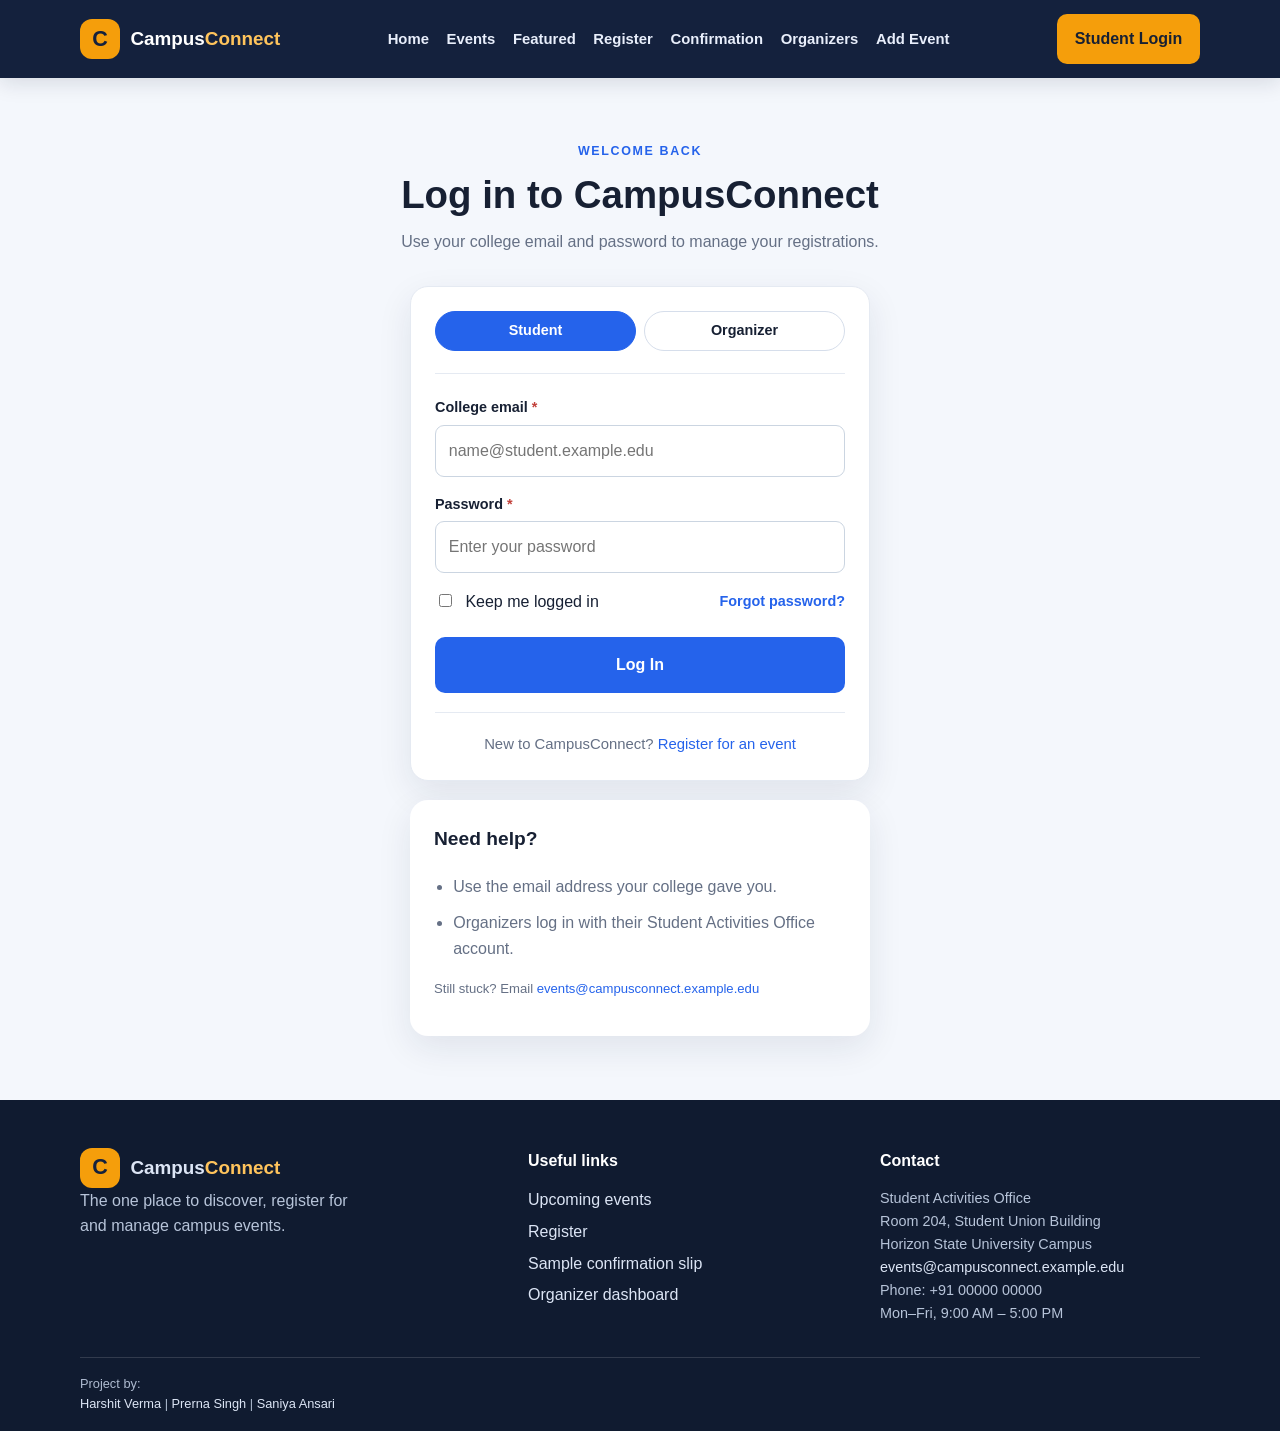
<file: login.html>
<!DOCTYPE html>
<html lang="en">
<head>
  <meta charset="utf-8">
  <meta name="viewport" content="width=device-width, initial-scale=1.0">
  <title>CampusConnect | Login</title>
  <meta name="description" content="CampusConnect campus event management and registration portal.">
  <link rel="stylesheet" href="style.css">
</head>
<body id="top">
  <a class="skip-link" href="#main">Skip to main content</a>

  <header class="site-header">
    <div class="container header-inner">
      <a class="brand" href="index.html">
        <span class="brand-mark">C</span>
        <span class="brand-text">Campus<strong>Connect</strong></span>
      </a>
      <nav class="main-nav" aria-label="Primary">
        <ul>
          <li><a href="index.html">Home</a></li>
          <li><a href="events.html">Events</a></li>
          <li><a href="featured.html">Featured</a></li>
          <li><a href="register.html">Register</a></li>
          <li><a href="confirmation.html">Confirmation</a></li>
          <li><a href="dashboard.html">Organizers</a></li>
          <li><a href="add event.html">Add Event</a></li>
        </ul>
      </nav>
      <a class="btn btn-accent header-cta" href="login.html">Student Login</a>
    </div>
  </header>

  <main id="main">
    <section class="section section-tint" id="login">
      <div class="container">
        <div class="section-head">
          <p class="eyebrow eyebrow-dark">Welcome back</p>
          <h2>Log in to CampusConnect</h2>
          <p class="section-lead">Use your college email and password to manage your registrations.</p>
        </div>

        <div class="login-wrap">
          <form action="#" class="reg-form" id="login-form" method="post">
            <fieldset class="role-pick">
              <div class="role-options">
                <input checked id="role-student" name="role" type="radio" value="student">
                <label for="role-student">Student</label>
                <input id="role-organizer" name="role" type="radio" value="organizer">
                <label for="role-organizer">Organizer</label>
              </div>
            </fieldset>

            <div class="login-fields">
              <div class="field">
                <label for="login-email">College email <span class="req">*</span></label>
                <input autocomplete="email" id="login-email" name="email"
                  placeholder="name@student.example.edu" required type="email">
              </div>
              <div class="field">
                <label for="login-password">Password <span class="req">*</span></label>
                <input autocomplete="current-password" id="login-password"
                  name="password" placeholder="Enter your password" required type="password">
              </div>
            </div>

            <div class="login-row">
              <div class="check">
                <input id="remember" name="remember" type="checkbox">
                <label for="remember">Keep me logged in</label>
              </div>
              <a href="#login">Forgot password?</a>
            </div>

            <button class="btn btn-primary btn-lg btn-block" type="submit">Log In</button>
            <p class="login-alt">New to CampusConnect? <a href="register.html">Register for an event</a></p>
          </form>

          <aside class="side-note login-help">
            <h3>Need help?</h3>
            <ul class="ticks">
              <li>Use the email address your college gave you.</li>
              <li>Organizers log in with their Student Activities Office account.</li>
            </ul>
            <p class="fineprint">Still stuck? Email
              <a href="mailto:events@campusconnect.example.edu">events@campusconnect.example.edu</a>
            </p>
          </aside>
        </div>
      </div>
    </section>
  </main>

  <footer class="site-footer">
    <div class="container footer-grid">
      <div>
        <a class="brand brand-light" href="index.html">
          <span class="brand-mark">C</span>
          <span class="brand-text">Campus<strong>Connect</strong></span>
        </a>
        <p class="footer-about">The one place to discover, register for and manage campus events.</p>
      </div>
      <nav aria-labelledby="footer-links-title">
        <h2 id="footer-links-title">Useful links</h2>
        <ul>
          <li><a href="events.html">Upcoming events</a></li>
          <li><a href="register.html">Register</a></li>
          <li><a href="confirmation.html">Sample confirmation slip</a></li>
          <li><a href="dashboard.html">Organizer dashboard</a></li>
        </ul>
      </nav>
      <section aria-labelledby="footer-contact-title">
        <h2 id="footer-contact-title">Contact</h2>
        <address>
          Student Activities Office<br>
          Room 204, Student Union Building<br>
          Horizon State University Campus<br>
          <a href="mailto:events@campusconnect.example.edu">events@campusconnect.example.edu</a><br>
          Phone: +91 00000 00000<br>
          Mon–Fri, 9:00 AM – 5:00 PM
        </address>
      </section>
    </div>
    <div class="container footer-bottom">
      <p>Project by:</p>
      <div>
        <a href="#">Harshit Verma</a> |
        <a href="#">Prerna Singh</a> |
        <a href="#">Saniya Ansari</a>
      </div>
    </div>
  </footer>
  <script src="script.js"></script>
</body>
</html>
</file>
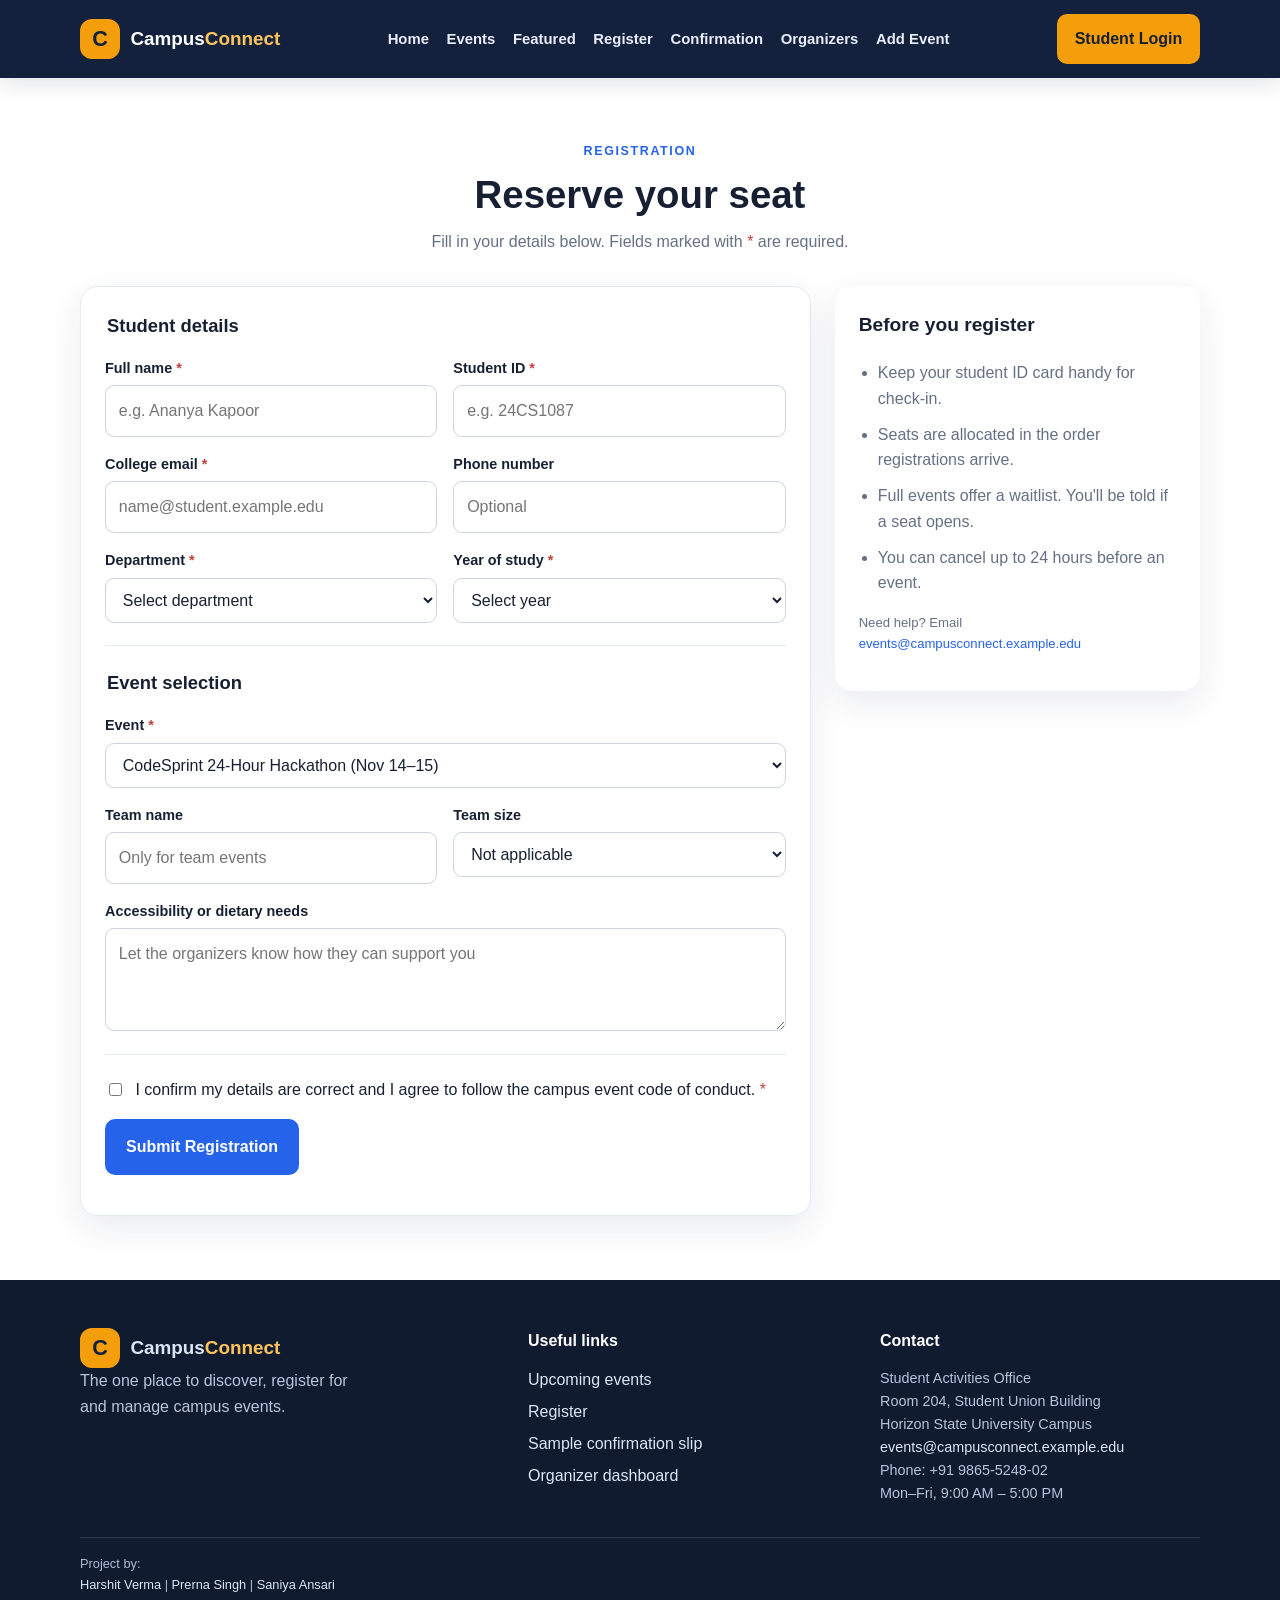
<file: register.html>
<!DOCTYPE html>
<html lang="en">
<head>
  <meta charset="utf-8">
  <meta name="viewport" content="width=device-width, initial-scale=1.0">
  <title>CampusConnect | Registration</title>
  <meta name="description" content="CampusConnect campus event management and registration portal.">
  <link rel="stylesheet" href="style.css">
</head>
<body id="top">
  <a class="skip-link" href="#main">Skip to main content</a>

  <header class="site-header">
    <div class="container header-inner">
      <a class="brand" href="index.html">
        <span class="brand-mark">C</span>
        <span class="brand-text">Campus<strong>Connect</strong></span>
      </a>
      <nav class="main-nav" aria-label="Primary">
        <ul>
          <li><a href="index.html">Home</a></li>
          <li><a href="events.html">Events</a></li>
          <li><a href="featured.html">Featured</a></li>
          <li><a href="register.html">Register</a></li>
          <li><a href="confirmation.html">Confirmation</a></li>
          <li><a href="dashboard.html">Organizers</a></li>
          <li><a href="add event.html">Add Event</a></li>
        </ul>
      </nav>
      <a class="btn btn-accent header-cta" href="login.html">Student Login</a>
    </div>
  </header>

  <main id="main">
    <section class="section" id="register">
      <div class="container">
        <div class="section-head">
          <p class="eyebrow eyebrow-dark">Registration</p>
          <h2>Reserve your seat</h2>
          <p class="section-lead">
            Fill in your details below. Fields marked with
            <span class="req">*</span> are required.
          </p>
        </div>

        <div class="form-layout">
          <form action="confirmation.html" class="reg-form" id="reg-form" method="get">
            <fieldset>
              <legend>Student details</legend>
              <div class="field-grid">
                <div class="field">
                  <label for="full-name">Full name <span class="req">*</span></label>
                  <input id="full-name" name="full-name" type="text"
                    placeholder="e.g. Ananya Kapoor" autocomplete="name" required>
                </div>
                <div class="field">
                  <label for="student-id">Student ID <span class="req">*</span></label>
                  <input id="student-id" name="student-id" type="text"
                    placeholder="e.g. 24CS1087" required>
                </div>
                <div class="field">
                  <label for="email">College email <span class="req">*</span></label>
                  <input id="email" name="email" type="email"
                    placeholder="name@student.example.edu" autocomplete="email" required>
                </div>
                <div class="field">
                  <label for="phone">Phone number</label>
                  <input id="phone" name="phone" type="tel"
                    placeholder="Optional" autocomplete="tel">
                </div>
                <div class="field">
                  <label for="department">Department <span class="req">*</span></label>
                  <select id="department" name="department" required>
                    <option value="">Select department</option>
                    <option>Computer Science &amp; Engineering</option>
                    <option>Electronics &amp; Communication</option>
                    <option>Mechanical Engineering</option>
                    <option>Business Administration</option>
                    <option>Arts &amp; Humanities</option>
                    <option>Sciences</option>
                  </select>
                </div>
                <div class="field">
                  <label for="year">Year of study <span class="req">*</span></label>
                  <select id="year" name="year" required>
                    <option value="">Select year</option>
                    <option>1st year</option>
                    <option>2nd year</option>
                    <option>3rd year</option>
                    <option>4th year</option>
                    <option>Postgraduate</option>
                  </select>
                </div>
              </div>
            </fieldset>

            <fieldset>
              <legend>Event selection</legend>
              <div class="field-grid">
                <div class="field field-wide">
                  <label for="event-select">Event <span class="req">*</span></label>
                  <select id="event-select" name="event" required>
                    <option value="">Choose an event</option>
                    <option>Tarang 2026: Annual College Fest (Nov 20–22)</option>
                    <option>Intro to Machine Learning with Python (Nov 7)</option>
                    <option>Careers in Sustainable Energy (Nov 12)</option>
                    <option selected>CodeSprint 24-Hour Hackathon (Nov 14–15)</option>
                    <option>Inter-College Debate Championship (Nov 19)</option>
                    <option disabled>Photography Walk & amp; Editing Masterclass (Full)</option>
                  </select>
                </div>
                <div class="field">
                  <label for="team-name">Team name</label>
                  <input id="team-name" name="team-name" type="text"
                    placeholder="Only for team events">
                </div>
                <div class="field">
                  <label for="team-size">Team size</label>
                  <select id="team-size" name="team-size">
                    <option value="">Not applicable</option>
                    <option>3 members</option>
                    <option>4 members</option>
                  </select>
                </div>
                <div class="field field-wide">
                  <label for="notes">Accessibility or dietary needs</label>
                  <textarea id="notes" name="notes" rows="3"
                    placeholder="Let the organizers know how they can support you"></textarea>
                </div>
              </div>
            </fieldset>

            <div class="check">
              <input id="consent" name="consent" type="checkbox" required>
              <label for="consent">
                I confirm my details are correct and I agree to follow the campus
                event code of conduct. <span class="req">*</span>
              </label>
            </div>

            <button class="btn btn-primary btn-lg" type="submit">Submit Registration</button>
            <p class="form-msg" id="form-msg" role="status" aria-live="polite"></p>
          </form>

          <aside class="side-note">
            <h3>Before you register</h3>
            <ul class="ticks">
              <li>Keep your student ID card handy for check-in.</li>
              <li>Seats are allocated in the order registrations arrive.</li>
              <li>Full events offer a waitlist. You'll be told if a seat opens.</li>
              <li>You can cancel up to 24 hours before an event.</li>
            </ul>
            <p class="fineprint">
              Need help? Email
              <a href="mailto:events@campusconnect.example.edu">events@campusconnect.example.edu</a>
            </p>
          </aside>
        </div>
      </div>
    </section>
  </main>

  <footer class="site-footer">
    <div class="container footer-grid">
      <div>
        <a class="brand brand-light" href="index.html">
          <span class="brand-mark">C</span>
          <span class="brand-text">Campus<strong>Connect</strong></span>
        </a>
        <p class="footer-about">The one place to discover, register for and manage campus events.</p>
      </div>
      <nav aria-labelledby="footer-links-title">
        <h2 id="footer-links-title">Useful links</h2>
        <ul>
          <li><a href="events.html">Upcoming events</a></li>
          <li><a href="register.html">Register</a></li>
          <li><a href="confirmation.html">Sample confirmation slip</a></li>
          <li><a href="dashboard.html">Organizer dashboard</a></li>
        </ul>
      </nav>
      <section aria-labelledby="footer-contact-title">
        <h2 id="footer-contact-title">Contact</h2>
        <address>
          Student Activities Office<br>
          Room 204, Student Union Building<br>
          Horizon State University Campus<br>
          <a href="mailto:events@campusconnect.example.edu">events@campusconnect.example.edu</a><br>
          Phone: +91 9865-5248-02<br>
          Mon–Fri, 9:00 AM – 5:00 PM
        </address>
      </section>
    </div>
    <div class="container footer-bottom">
      <p>Project by:</p>
      <div>
        <a href="#">Harshit Verma</a> |
        <a href="#">Prerna Singh</a> |
        <a href="#">Saniya Ansari</a>
      </div>
    </div>
  </footer>
  <script src="script.js"></script>
</body>
</html>
</file>
<file: style.css>
/* CampusConnect - Main Stylesheet */

:root {
  --navy: #14213d;
  --blue: #2563eb;
  --orange: #f59e0b;
  --ink: #172033;
  --muted: #657085;
  --line: #e5eaf2;
  --pale: #f4f7fc;
  --white: #fff;
  --green: #138a5b;
  --red: #c2413b;
  --radius: 18px;
  --shadow: 0 12px 35px rgba(20, 33, 61, .09);
}

* {
  box-sizing: border-box;
}

html {
  scroll-behavior: smooth;
}

body {
  margin: 0;
  font-family: Inter, Segoe UI, Arial, sans-serif;
  color: var(--ink);
  line-height: 1.6;
  background: #fff;
}

a {
  color: var(--blue);
  text-decoration: none;
}

a:hover {
  text-decoration: underline;
}

.container {
  width: min(1120px, 92%);
  margin-inline: auto;
}

.skip-link {
  position: absolute;
  left: -9999px;
  top: 0;
}

.skip-link:focus {
  left: 1rem;
  top: 1rem;
  background: #fff;
  padding: .7rem;
  z-index: 99;
}

/* Header */

.site-header {
  background: var(--navy);
  color: #fff;
  position: sticky;
  top: 0;
  z-index: 10;
  box-shadow: 0 5px 20px #101b3020;
}

.header-inner {
  display: flex;
  align-items: center;
  justify-content: space-between;
  gap: 1.2rem;
  min-height: 78px;
}

.brand {
  display: inline-flex;
  align-items: center;
  gap: .65rem;
  color: #fff;
  font-size: 1.18rem;
  font-weight: 700;
  white-space: nowrap;
}

.brand:hover {
  text-decoration: none;
}

.brand-mark {
  display: grid;
  place-items: center;
  width: 40px;
  height: 40px;
  border-radius: 12px;
  background: var(--orange);
  color: var(--navy);
  font-size: 1.35rem;
  font-weight: 900;
}

.brand-text strong {
  color: #ffc45c;
}

.main-nav ul {
  display: flex;
  align-items: center;
  gap: 1.1rem;
  list-style: none;
  margin: 0;
  padding: 0;
}

.main-nav a {
  color: #e8eefb;
  font-weight: 600;
  font-size: .93rem;
}

.main-nav a:hover {
  color: #ffc45c;
}

/* Buttons */

.btn {
  display: inline-flex;
  justify-content: center;
  align-items: center;
  gap: .4rem;
  border: 1px solid transparent;
  border-radius: 10px;
  padding: .72rem 1.05rem;
  font-weight: 750;
  cursor: pointer;
  text-align: center;
  font: inherit;
  font-weight: 700;
}

.btn:hover {
  text-decoration: none;
  transform: translateY(-1px);
}

.btn-accent {
  background: var(--orange);
  color: #172033;
}

.btn-primary {
  background: var(--blue);
  color: #fff;
}

.btn-outline {
  border-color: #cbd5e1;
  color: var(--navy);
  background: #fff;
}

.btn-ghost {
  border-color: #ffffff8c;
  color: #fff;
  background: transparent;
}

.btn-lg {
  padding: .9rem 1.25rem;
}

.btn-block {
  width: 100%;
}

/* Demo banner */

.demo-banner {
  background: #fff7e5;
  color: #714b00;
  border-bottom: 1px solid #ffe4a3;
  padding: .65rem 0;
  font-size: .9rem;
}

/* Hero section */

.hero {
  background: linear-gradient(135deg, #14213d, #233c69);
  color: #fff;
  padding: 4.3rem 0;
}

.hero-grid {
  display: grid;
  grid-template-columns: 1.4fr .8fr;
  gap: 3rem;
  align-items: center;
}

.eyebrow {
  text-transform: uppercase;
  letter-spacing: .13em;
  font-size: .78rem;
  font-weight: 800;
  color: #ffc45c;
  margin: 0 0 .7rem;
}

.eyebrow-dark {
  color: var(--blue);
}

h1,
h2,
h3,
p {
  margin-top: 0;
}

h1 {
  font-size: clamp(2.4rem, 5vw, 4rem);
  line-height: 1.08;
  letter-spacing: -.04em;
  margin-bottom: 1rem;
}

.hero-lead {
  color: #dce5f5;
  font-size: 1.08rem;
  max-width: 650px;
}

.hero-actions {
  display: flex;
  flex-wrap: wrap;
  gap: .8rem;
  margin: 1.5rem 0;
}

.hero-stats {
  display: flex;
  gap: 2rem;
  list-style: none;
  padding: 0;
  margin: 2rem 0 0;
}

.hero-stats li {
  display: grid;
}

.hero-stats strong {
  font-size: 1.45rem;
}

.hero-stats span {
  font-size: .85rem;
  color: #dce5f5;
}

/* Cards */

.hero-card,
.info-card,
.side-note {
  background: #fff;
  color: var(--ink);
  border-radius: var(--radius);
  padding: 1.5rem;
  box-shadow: var(--shadow);
}

.hero-card h2 {
  font-size: 1.3rem;
}

.mini-list {
  list-style: none;
  margin: 0;
  padding: 0;
}

.mini-list li {
  display: flex;
  gap: .8rem;
  align-items: center;
  padding: .85rem 0;
  border-bottom: 1px solid var(--line);
}

.mini-list li:last-child {
  border: 0;
}

.mini-list small {
  display: block;
  color: var(--muted);
}

.date-tile {
  display: grid;
  place-items: center;
  min-width: 54px;
  padding: .35rem;
  border-radius: 10px;
  background: #fff0cf;
  color: #714b00;
}

.date-tile b {
  font-size: .7rem;
}

.date-tile i {
  font-size: 1.25rem;
  font-style: normal;
  font-weight: 800;
}

/* Sections */

.section {
  padding: 4rem 0;
}

.section-tint {
  background: var(--pale);
}

.section-head {
  max-width: 760px;
  margin: 0 auto 2rem;
  text-align: center;
}

.section-head h2 {
  font-size: clamp(1.8rem, 3vw, 2.6rem);
  line-height: 1.15;
  margin-bottom: .7rem;
}

.section-lead {
  color: var(--muted);
}

/* Search and filters */

.toolbar {
  display: flex;
  justify-content: space-between;
  gap: 1rem;
  align-items: center;
  flex-wrap: wrap;
  margin-bottom: 1.5rem;
}

.search {
  display: flex;
  gap: .5rem;
  flex: 1;
  min-width: 260px;
}

.search input {
  flex: 1;
  min-width: 0;
}

.search-icon {
  align-self: center;
}

.chips {
  display: flex;
  gap: .45rem;
  flex-wrap: wrap;
  list-style: none;
  padding: 0;
  margin: 0;
}

.chip {
  border: 1px solid #d6deeb;
  border-radius: 999px;
  background: #fff;
  padding: .45rem .8rem;
  color: var(--ink);
  cursor: pointer;
}

/* Event cards */

.card-grid {
  display: grid;
  grid-template-columns: repeat(3, minmax(0, 1fr));
  gap: 1.2rem;
}

.event-card {
  display: flex;
  flex-direction: column;
  background: #fff;
  border: 1px solid var(--line);
  border-radius: var(--radius);
  overflow: hidden;
  box-shadow: 0 6px 22px #14213d08;
}

.card-body {
  padding: 1.25rem;
  flex: 1;
}

.card-tags {
  display: flex;
  justify-content: space-between;
  gap: .5rem;
  flex-wrap: wrap;
  margin-bottom: .8rem;
}

.badge,
.seat-chip {
  display: inline-block;
  border-radius: 999px;
  padding: .25rem .6rem;
  font-size: .76rem;
  font-weight: 750;
  background: #edf2ff;
  color: #304b9b;
}

.seat-chip.ok {
  background: #e5f7ee;
  color: #14744b;
}

.seat-chip.low {
  background: #fff0d5;
  color: #925d00;
}

.seat-chip.full {
  background: #fde8e7;
  color: #a52f2b;
}

.seat-chip.pending {
  background: #eee8ff;
  color: #6841a5;
}

.event-card h3 {
  font-size: 1.18rem;
  line-height: 1.3;
  margin-bottom: .8rem;
}

.meta {
  list-style: none;
  padding: 0;
  margin: .8rem 0;
  color: var(--muted);
  font-size: .88rem;
}

.meta li {
  display: flex;
  gap: .5rem;
  margin: .35rem 0;
}

.desc {
  font-size: .93rem;
}

.audience {
  font-size: .85rem;
  color: var(--muted);
}

.capacity {
  margin-top: 1rem;
}

.capacity p {
  font-size: .8rem;
  color: var(--muted);
  margin: .4rem 0 0;
}

.meter {
  height: 8px;
  border-radius: 99px;
  background: #e8edf5;
  overflow: hidden;
}

.meter span {
  display: block;
  height: 100%;
  background: var(--green);
  border-radius: inherit;
}

.fill-40 span { width: 40%; }
.fill-56 span { width: 56%; }
.fill-72 span { width: 72%; }

.fill-77 span {
  width: 77%;
  background: var(--orange);
}

.fill-95 span {
  width: 95%;
  background: var(--orange);
}

.fill-100 span {
  width: 100%;
  background: var(--red);
}

.card-actions {
  display: flex;
  gap: .6rem;
  padding: 0 1.25rem 1.25rem;
}

.card-actions .btn {
  flex: 1;
  font-size: .9rem;
}


/* Featured event */

.featured-grid {
  display: grid;
  grid-template-columns: 1.5fr .8fr;
  gap: 1.5rem;
  align-items: start;
}

.featured-main,
.info-card {
  border: 1px solid var(--line);
  border-radius: var(--radius);
  background: #fff;
  padding: 1.5rem;
}

.featured-banner {
  min-height: 170px;
  border-radius: 14px;
  background: linear-gradient(135deg, #172554, #2563eb);
  color: #fff;
  display: flex;
  flex-direction: column;
  align-items: center;
  justify-content: center;
  gap: .8rem;
  margin-bottom: 1.5rem;
}

.banner-code {
  font-size: 3rem;
  font-weight: 900;
}

.banner-label {
  font-size: .8rem;
  font-weight: 800;
  letter-spacing: .08em;
  text-align: center;
}

.timeline {
  list-style: none;
  padding: 0;
  margin: 1rem 0;
}

.timeline li {
  display: grid;
  grid-template-columns: 130px 1fr;
  gap: 1rem;
  padding: .85rem 0;
  border-bottom: 1px solid var(--line);
}

.timeline time {
  font-weight: 800;
  color: var(--blue);
}

.details {
  margin: 0 0 1rem;
}

.details div {
  display: grid;
  grid-template-columns: 115px 1fr;
  gap: .5rem;
  padding: .55rem 0;
  border-bottom: 1px solid var(--line);
}

.details dt {
  font-weight: 750;
}

.details dd {
  margin: 0;
  color: var(--muted);
}

.fineprint {
  font-size: .82rem;
  color: var(--muted);
}

/* Registration form */

.form-layout {
  display: grid;
  grid-template-columns: 1.4fr .7fr;
  gap: 1.5rem;
  align-items: start;
}

.reg-form {
  border: 1px solid var(--line);
  border-radius: var(--radius);
  padding: 1.5rem;
  background: #fff;
  box-shadow: var(--shadow);
}

fieldset {
  border: 0;
  border-bottom: 1px solid var(--line);
  padding: 0 0 1.4rem;
  margin: 0 0 1.4rem;
}

legend {
  font-size: 1.15rem;
  font-weight: 800;
  margin-bottom: 1rem;
}

.field-grid {
  display: grid;
  grid-template-columns: repeat(2, minmax(0, 1fr));
  gap: 1rem;
}

.field {
  display: flex;
  flex-direction: column;
  gap: .35rem;
}

.field-wide {
  grid-column: 1 / -1;
}

.field label {
  font-weight: 700;
  font-size: .9rem;
}

.req {
  color: #c2413b;
}

input,
select,
textarea {
  width: 100%;
  padding: .75rem .8rem;
  border: 1px solid #cbd5e1;
  border-radius: 9px;
  background: #fff;
  color: var(--ink);
  font: inherit;
}

input:focus,
select:focus,
textarea:focus {
  outline: 3px solid #2563eb2c;
  border-color: var(--blue);
}

textarea {
  resize: vertical;
}

.check {
  display: flex;
  align-items: flex-start;
  gap: .65rem;
  margin: 1rem 0;
}

.check input {
  width: auto;
  margin-top: .35rem;
}

.side-note h3 {
  font-size: 1.2rem;
}

.ticks {
  padding-left: 1.2rem;
  color: var(--muted);
}

.ticks li {
  margin: .65rem 0;
}

.form-msg {
  color: var(--green);
  font-weight: 700;
  margin-top: 1rem;
}

/* Login page */

.login-wrap {
  max-width: 460px;
  margin: 0 auto;
}

.login-fields {
  display: grid;
  gap: 1rem;
}

.login-row {
  display: flex;
  justify-content: space-between;
  align-items: center;
  gap: 1rem;
  flex-wrap: wrap;
  margin: 1rem 0 1.4rem;
}

.login-row .check {
  margin: 0;
}

.login-row a {
  font-size: .9rem;
  font-weight: 600;
}

.login-alt {
  margin: 1.2rem 0 0;
  padding-top: 1.2rem;
  border-top: 1px solid var(--line);
  text-align: center;
  font-size: .93rem;
  color: var(--muted);
}

.login-help {
  margin-top: 1.2rem;
}

.role-pick {
  margin-bottom: 1.4rem;
}

.role-options {
  position: relative;
  display: flex;
  gap: .5rem;
}

.role-options input {
  position: absolute;
  width: 1px;
  height: 1px;
  padding: 0;
  opacity: 0;
}

.role-options label {
  flex: 1;
  border: 1px solid #d6deeb;
  border-radius: 999px;
  background: #fff;
  padding: .45rem .8rem;
  color: var(--ink);
  font-size: .9rem;
  font-weight: 700;
  text-align: center;
  cursor: pointer;
}

.role-options input:checked + label {
  background: var(--blue);
  border-color: var(--blue);
  color: #fff;
}

.role-options input:focus-visible + label {
  outline: 3px solid #2563eb2c;
  outline-offset: 2px;
}

/* Screen reader helper */

.sr-only {
  position: absolute;
  width: 1px;
  height: 1px;
  margin: -1px;
  padding: 0;
  overflow: hidden;
  clip: rect(0, 0, 0, 0);
  white-space: nowrap;
  border: 0;
}

/* Confirmation slip */

.slip {
  max-width: 850px;
  margin: 0 auto;
  background: #fff;
  border: 1px solid var(--line);
  border-radius: var(--radius);
  box-shadow: var(--shadow);
  overflow: hidden;
}

.slip-head {
  display: flex;
  justify-content: space-between;
  align-items: center;
  gap: 1rem;
  padding: 1.3rem 1.7rem;
  background: var(--navy);
  color: #fff;
}

.brand-light {
  color: #fff;
}

.slip-title {
  text-align: right;
}

.slip-title p {
  margin: 0;
  color: #dce5f5;
}

.slip-title strong {
  font-size: .9rem;
}

.slip-body {
  padding: 1.7rem;
}

.slip-status {
  display: inline-block;
  padding: .35rem .7rem;
  border-radius: 99px;
  background: #e5f7ee;
  color: #14744b;
  font-weight: 800;
  font-size: .85rem;
}

.slip-body h2 {
  font-size: 1.5rem;
  margin: .8rem 0 1.2rem;
}

.slip-grid {
  display: grid;
  grid-template-columns: repeat(2, minmax(0, 1fr));
  gap: 1rem;
}

.slip-grid div {
  padding: .7rem;
  border: 1px solid var(--line);
  border-radius: 10px;
}

.slip-grid dt {
  font-size: .78rem;
  color: var(--muted);
}

.slip-grid dd {
  margin: .2rem 0 0;
  font-weight: 750;
  overflow-wrap: anywhere;
}

.slip-divider {
  border-top: 2px dashed #d7deea;
}

.slip-foot {
  display: flex;
  justify-content: space-between;
  gap: 1rem;
  padding: 1.2rem 1.7rem;
}

.important-notices {
  font-size: .88rem;
}

.important-notices ul {
  padding-left: 1.2rem;
}

.important-notices li {
  margin-bottom: .5rem;
}

.barcode {
  width: 110px;
  min-width: 110px;
  height: 52px;
  background: repeating-linear-gradient(
    90deg,
    #14213d 0 2px,
    #fff 2px 4px,
    #14213d 4px 5px,
    #fff 5px 8px
  );
}



/* Organizer dashboard */

.dash {
  border: 1px solid var(--line);
  border-radius: var(--radius);
  padding: 1.5rem;
  background: #fff;
  box-shadow: var(--shadow);
}

.dash-bar {
  display: flex;
  justify-content: space-between;
  align-items: center;
  gap: 1rem;
  border-bottom: 1px solid var(--line);
  padding-bottom: 1rem;
}

.dash-bar p {
  margin: 0;
}

.stat-grid {
  display: grid;
  grid-template-columns: repeat(4, minmax(0, 1fr));
  gap: 1rem;
  list-style: none;
  padding: 1.2rem 0;
  margin: 0;
}

.stat-grid li {
  display: grid;
  gap: .15rem;
  background: var(--pale);
  padding: 1rem;
  border-radius: 12px;
}

.stat-icon {
  font-size: 1.3rem;
}

.stat-grid strong {
  font-size: 1.8rem;
}

.stat-grid li span:last-child {
  font-size: .85rem;
  color: var(--muted);
}

.table-title {
  margin: 1.2rem 0 .6rem;
}

.table-wrap {
  overflow-x: auto;
  border: 1px solid var(--line);
  border-radius: 12px;
  margin-bottom: 1.3rem;
}

table {
  border-collapse: collapse;
  width: 100%;
  font-size: .88rem;
}

th,
td {
  text-align: left;
  padding: .8rem;
  border-bottom: 1px solid var(--line);
  white-space: nowrap;
}

thead {
  background: #f3f6fb;
}

tbody tr:last-child th,
tbody tr:last-child td {
  border-bottom: 0;
}

.meter-sm {
  min-width: 90px;
  width: 90px;
}

.dash-note {
  margin: 1rem 0 0;
}

/* Footer */

.site-footer {
  background: #101b30;
  color: #dce5f5;
  padding: 3rem 0 1rem;
}

.footer-grid {
  display: grid;
  grid-template-columns: 1.3fr 1fr 1fr;
  gap: 2rem;
}

.footer-about {
  max-width: 280px;
  color: #b7c4d9;
}

.site-footer h2 {
  font-size: 1rem;
  color: #fff;
}

.site-footer ul {
  list-style: none;
  padding: 0;
  margin: 0;
}

.site-footer li {
  margin: .4rem 0;
}

.site-footer a {
  color: #dce5f5;
}

.site-footer address {
  font-style: normal;
  font-size: .9rem;
  color: #b7c4d9;
}

.footer-bottom {
  border-top: 1px solid #ffffff24;
  margin-top: 2rem;
  padding-top: 1rem;
  font-size: .8rem;
  color: #aebbd0;
}

.footer-bottom p {
  margin: 0;
}

/* Tablet responsive design */

@media (max-width: 900px) {
  .header-inner {
    flex-wrap: wrap;
    padding: .8rem 0;
  }

  .main-nav {
    order: 3;
    width: 100%;
    overflow-x: auto;
  }

  .main-nav ul {
    justify-content: center;
    padding-bottom: .25rem;
  }

  .hero-grid,
  .featured-grid,
  .form-layout {
    grid-template-columns: 1fr;
  }

  .card-grid {
    grid-template-columns: repeat(2, minmax(0, 1fr));
  }

  .hero {
    padding: 3rem 0;
  }

  .hero-card {
    max-width: none;
  }

  .stat-grid {
    grid-template-columns: repeat(2, minmax(0, 1fr));
  }
}

/* Mobile responsive design */

@media (max-width: 600px) {
  .header-inner {
    gap: .7rem;
  }

  .header-cta {
    padding: .55rem .7rem;
    font-size: .85rem;
  }

  .brand {
    font-size: 1rem;
  }

  .brand-mark {
    width: 34px;
    height: 34px;
  }

  .card-grid {
    grid-template-columns: 1fr;
  }

  .section {
    padding: 2.8rem 0;
  }

  .hero-stats {
    gap: 1rem;
    justify-content: space-between;
  }

  .toolbar {
    align-items: stretch;
  }

  .search {
    min-width: 100%;
  }

  .field-grid,
  .slip-grid {
    grid-template-columns: 1fr;
  }

  .timeline li {
    grid-template-columns: 1fr;
    gap: .2rem;
  }

  .details div {
    grid-template-columns: 95px 1fr;
  }

  .slip-head,
  .slip-foot {
    align-items: flex-start;
    flex-direction: column;
  }

  .slip-title {
    text-align: left;
  }

  .footer-grid {
    grid-template-columns: 1fr;
    gap: 1.4rem;
  }

  .dash {
    padding: .8rem;
  }

  .dash-bar {
    align-items: flex-start;
    flex-direction: column;
  }

  .stat-grid strong {
    font-size: 1.5rem;
  }
}

/* Print confirmation page */

@media print {
  .site-header,
  .demo-banner,
  .site-footer,
  .no-print {
    display: none !important;
  }

  body {
    background: #fff;
  }

  .section {
    padding: 0;
  }

  .slip {
    box-shadow: none;
    border: 1px solid #999;
  }

  .slip-head {
    print-color-adjust: exact;
    -webkit-print-color-adjust: exact;
  }
}

/* Login page extras */

.login-wrap {
  max-width: 460px;
  margin: 0 auto;
}

.login-fields {
  display: grid;
  gap: 1rem;
}

.login-row {
  display: flex;
  justify-content: space-between;
  align-items: center;
  gap: 1rem;
  flex-wrap: wrap;
  margin: 1rem 0 1.4rem;
}

.login-row .check {
  margin: 0;
}

.login-row a {
  font-size: .9rem;
  font-weight: 600;
}

.login-alt {
  margin: 1.2rem 0 0;
  padding-top: 1.2rem;
  border-top: 1px solid var(--line);
  text-align: center;
  font-size: .93rem;
  color: var(--muted);
}

.login-help {
  margin-top: 1.2rem;
}

.role-pick {
  margin-bottom: 1.4rem;
}

.role-options {
  position: relative;
  display: flex;
  gap: .5rem;
}

.role-options input {
  position: absolute;
  width: 1px;
  height: 1px;
  padding: 0;
  opacity: 0;
}

.role-options label {
  flex: 1;
  border: 1px solid #d6deeb;
  border-radius: 999px;
  background: #fff;
  padding: .45rem .8rem;
  color: var(--ink);
  font-size: .9rem;
  font-weight: 700;
  text-align: center;
  cursor: pointer;
}

.role-options input:checked + label {
  background: var(--blue);
  border-color: var(--blue);
  color: #fff;
}

.role-options input:focus-visible + label {
  outline: 3px solid #2563eb2c;
  outline-offset: 2px;
}

/* Screen reader helper */

.sr-only {
  position: absolute;
  width: 1px;
  height: 1px;
  margin: -1px;
  padding: 0;
  overflow: hidden;
  clip: rect(0, 0, 0, 0);
  white-space: nowrap;
  border: 0;
}

/* ADD EVENT PAGE */

.add-event-page {
  margin: 0;
  min-height: 100vh;
  background: #f5f7fb;
  color: #202b3c;
  font-family: Arial, Helvetica, sans-serif;
}

.add-event-page .add-event-main {
  width: 90%;
  max-width: 1000px;
  margin: 45px auto;
}

.add-event-page .add-event-heading {
  text-align: center;
  margin-bottom: 28px;
}

.add-event-page .add-event-label {
  color: #5265e8;
  font-size: 13px;
  font-weight: bold;
  letter-spacing: 2px;
  margin-bottom: 10px;
}

.add-event-page .add-event-heading h1 {
  font-size: 34px;
  margin: 0 0 12px;
  color: #17243b;
}

.add-event-page .add-event-heading > p:last-child {
  color: #697386;
  line-height: 1.6;
  margin: 0;
}

.add-event-page .add-event-card {
  background: #fff;
  padding: 32px;
  border-radius: 16px;
  box-shadow: 0 8px 30px rgba(26, 39, 68, .08);
  border: 1px solid #e7ebf3;
}

.add-event-page .add-event-form-grid {
  display: grid;
  grid-template-columns: repeat(2, minmax(0, 1fr));
  gap: 22px;
}

.add-event-page .add-event-field {
  display: flex;
  flex-direction: column;
  gap: 9px;
  min-width: 0;
}

.add-event-page .add-event-full {
  grid-column: 1 / -1;
}

.add-event-page .add-event-field label {
  font-size: 14px;
  font-weight: 600;
  color: #27364b;
}

.add-event-page .add-event-field input,
.add-event-page .add-event-field select,
.add-event-page .add-event-field textarea {
  box-sizing: border-box;
  width: 100%;
  padding: 13px 14px;
  border: 1px solid #d8deea;
  border-radius: 8px;
  background: #fff;
  color: #202b3c;
  font-family: inherit;
  font-size: 14px;
  outline: none;
}

.add-event-page .add-event-field input,
.add-event-page .add-event-field select {
  min-height: 46px;
}

.add-event-page .add-event-field textarea {
  resize: vertical;
  min-height: 130px;
  line-height: 1.6;
}

.add-event-page .add-event-field input:focus,
.add-event-page .add-event-field select:focus,
.add-event-page .add-event-field textarea:focus {
  border-color: #5265e8;
  box-shadow: 0 0 0 3px rgba(82, 101, 232, .12);
}

.add-event-page .add-event-actions {
  display: flex;
  justify-content: flex-end;
  align-items: center;
  gap: 14px;
  margin-top: 28px;
  padding-top: 22px;
  border-top: 1px solid #edf0f5;
}

.add-event-page .add-event-cancel,
.add-event-page .add-event-submit {
  display: inline-flex;
  align-items: center;
  justify-content: center;
  min-height: 44px;
  padding: 0 22px;
  border-radius: 8px;
  font-size: 14px;
  font-weight: 600;
  text-decoration: none;
  cursor: pointer;
  box-sizing: border-box;
}

.add-event-page .add-event-cancel {
  border: 1px solid #d8deea;
  background: #fff;
  color: #37445a;
}

.add-event-page .add-event-submit {
  border: 1px solid #5265e8;
  background: #5265e8;
  color: #fff;
}

.add-event-page .add-event-cancel:hover {
  background: #f3f5fa;
}

.add-event-page .add-event-submit:hover {
  background: #3e50d0;
}

.add-event-page .add-event-note {
  margin: 18px 0;
  color: #6b7587;
  font-size: 13px;
  line-height: 1.6;
  text-align: center;
}

.add-event-page .site-footer {
  margin-top: 45px;
}

/* EVENT SEARCH */

.event-search {
    width: 100%;
    max-width: 600px;
    margin: 20px auto;
}

.event-search input {
    width: 100%;
    padding: 14px;
    border: 1px solid #ccc;
    border-radius: 8px;
    font-size: 16px;
}

/* FILTER BUTTONS */

.filter-buttons {
    display: flex;
    justify-content: center;
    flex-wrap: wrap;
    gap: 10px;
    margin: 20px 0;
}

.filter-btn {
    padding: 10px 18px;
    border: 1px solid #6c4cff;
    border-radius: 25px;
    background: white;
    color: #6c4cff;
    cursor: pointer;
}

.filter-btn.active,
.filter-btn:hover {
    background: #6c4cff;
    color: white;
}

/* HIDE FILTERED EVENTS */

.event-card[hidden] {
    display: none !important;
}

#no-results {
    text-align: center;
    padding: 20px;
    color: #777;
}
</file>
